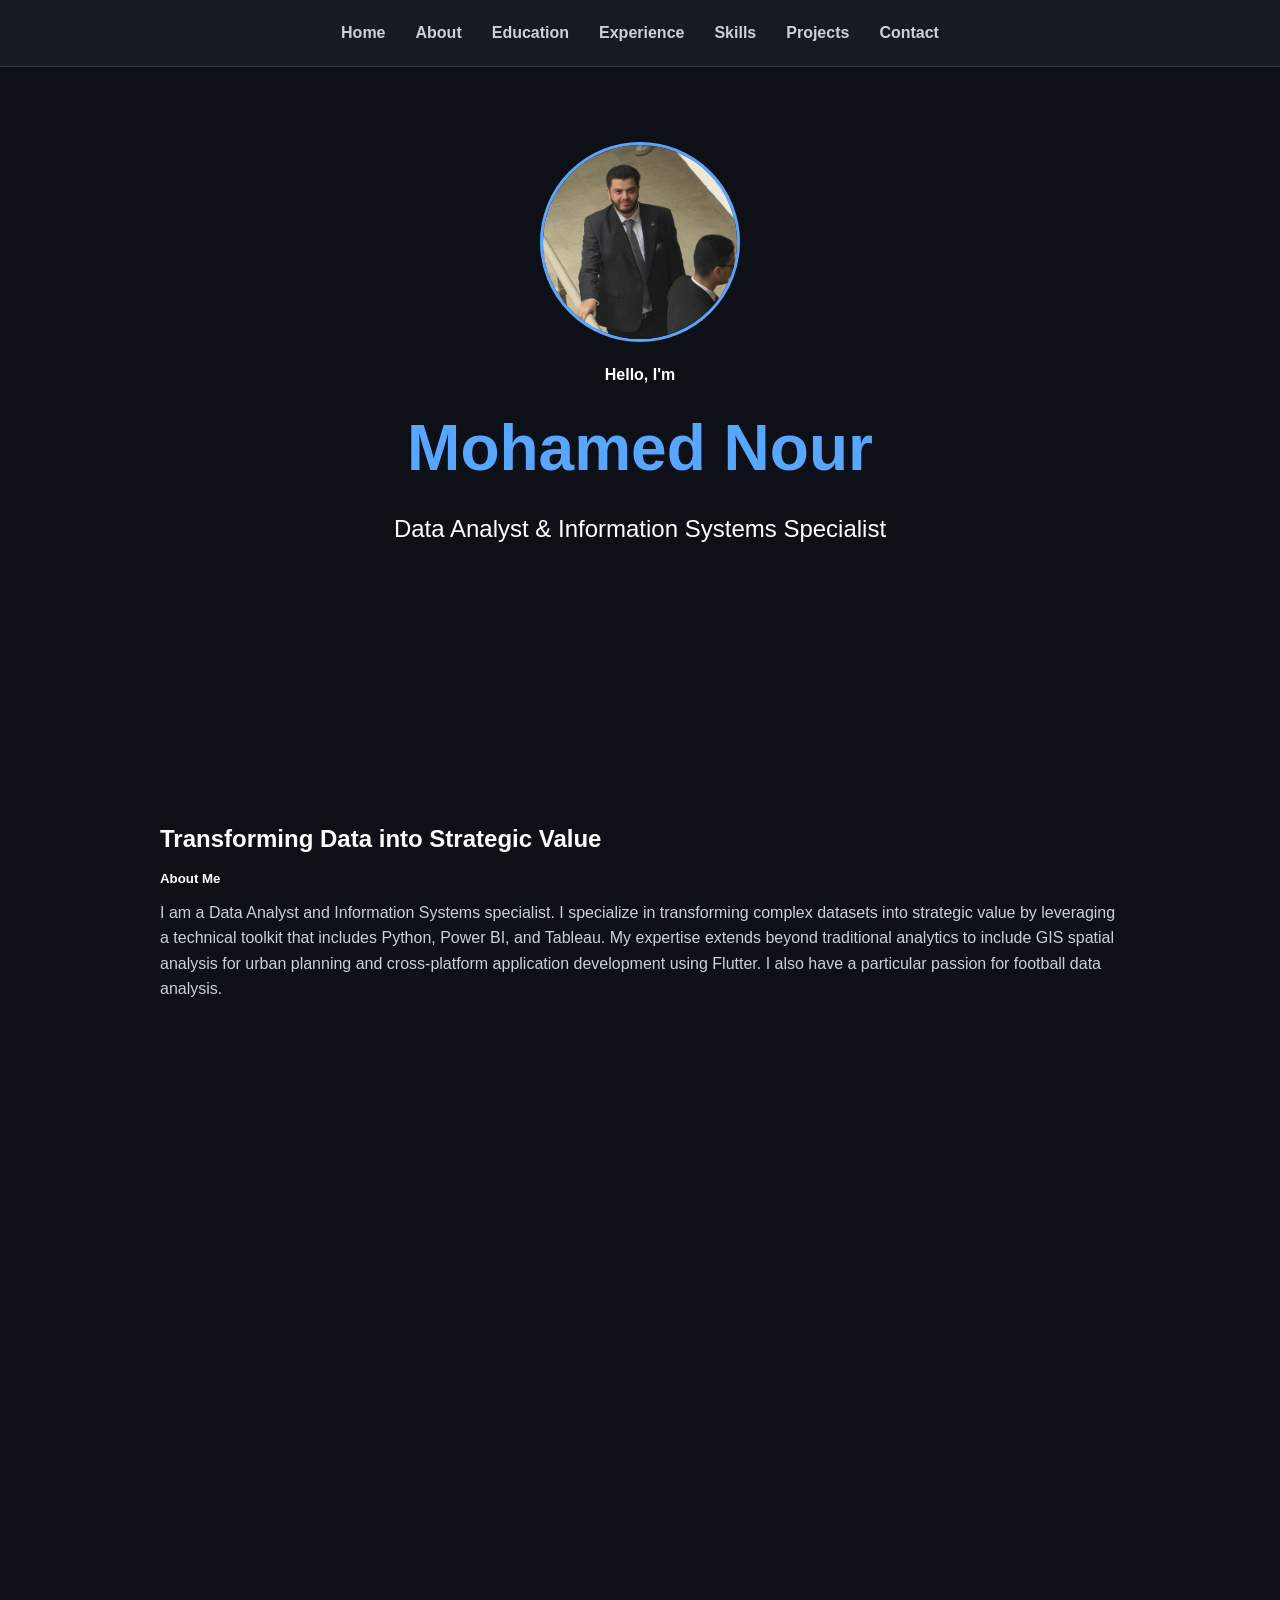
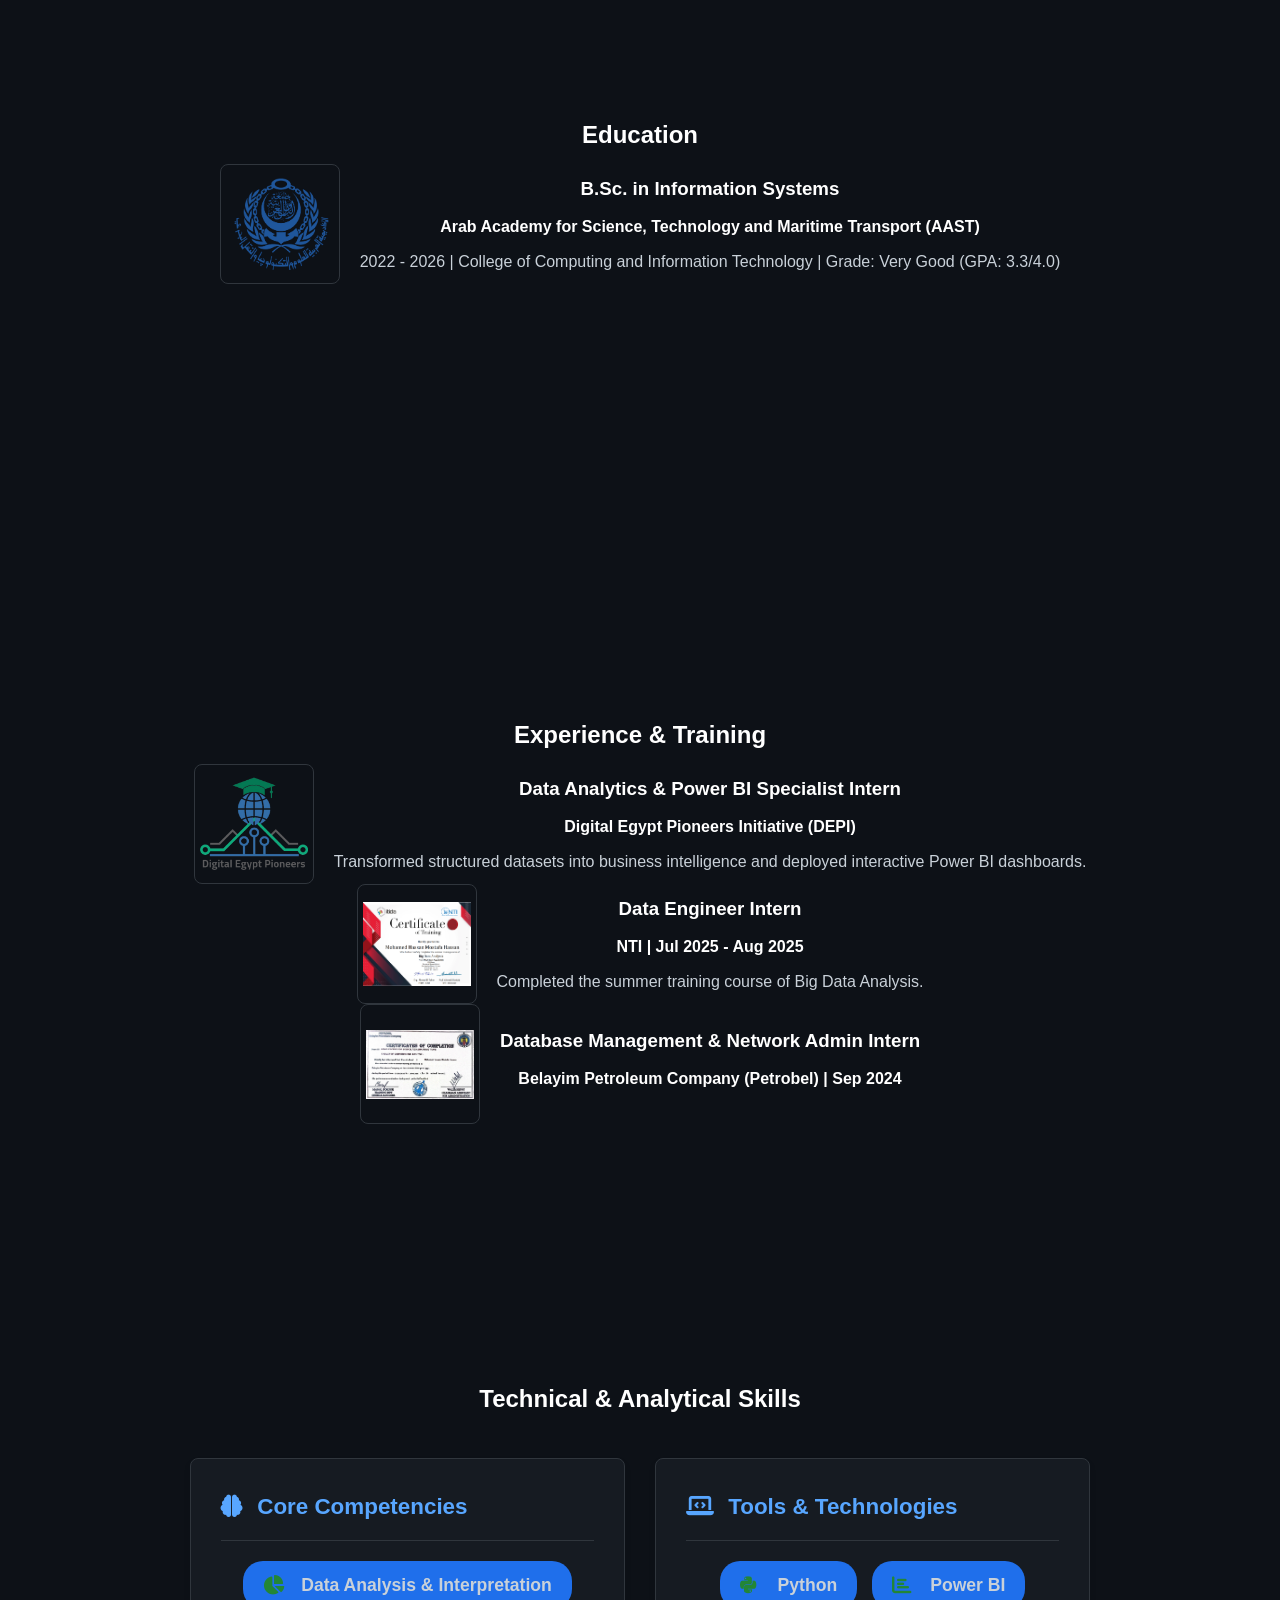
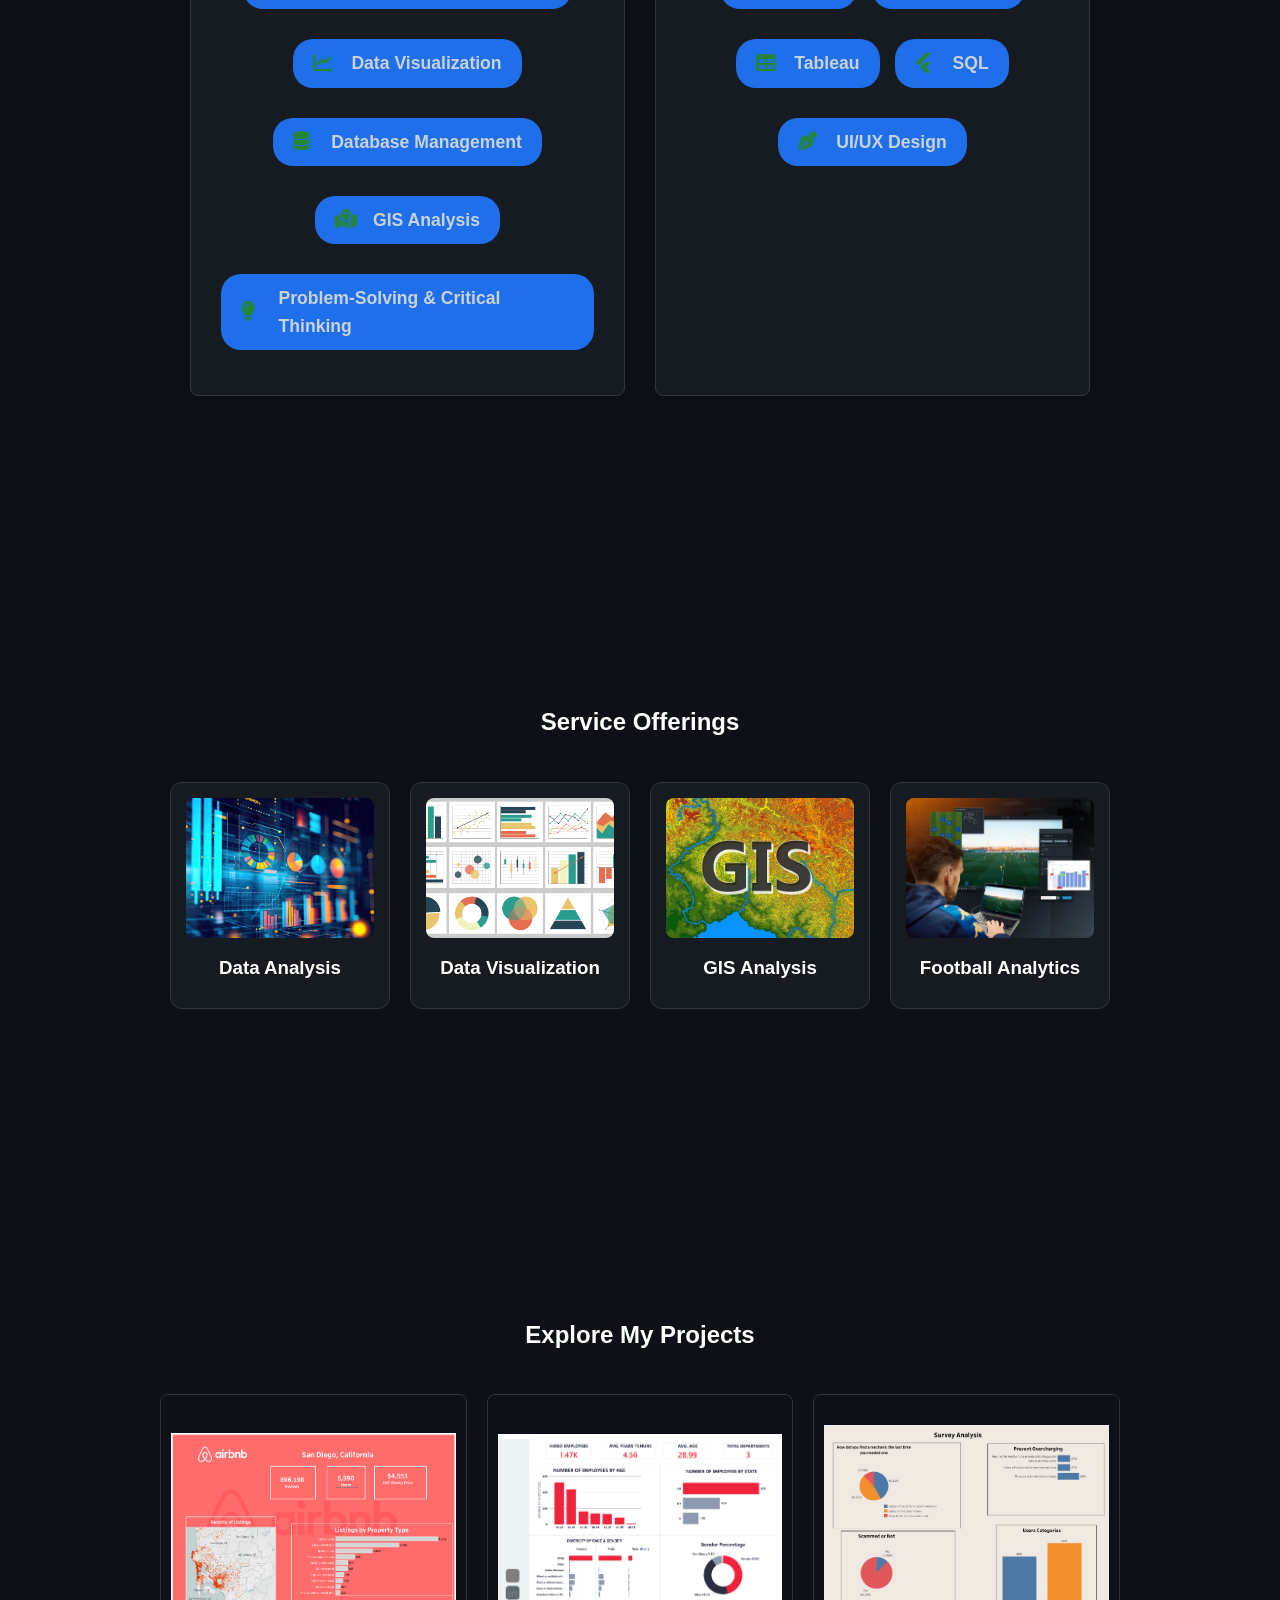
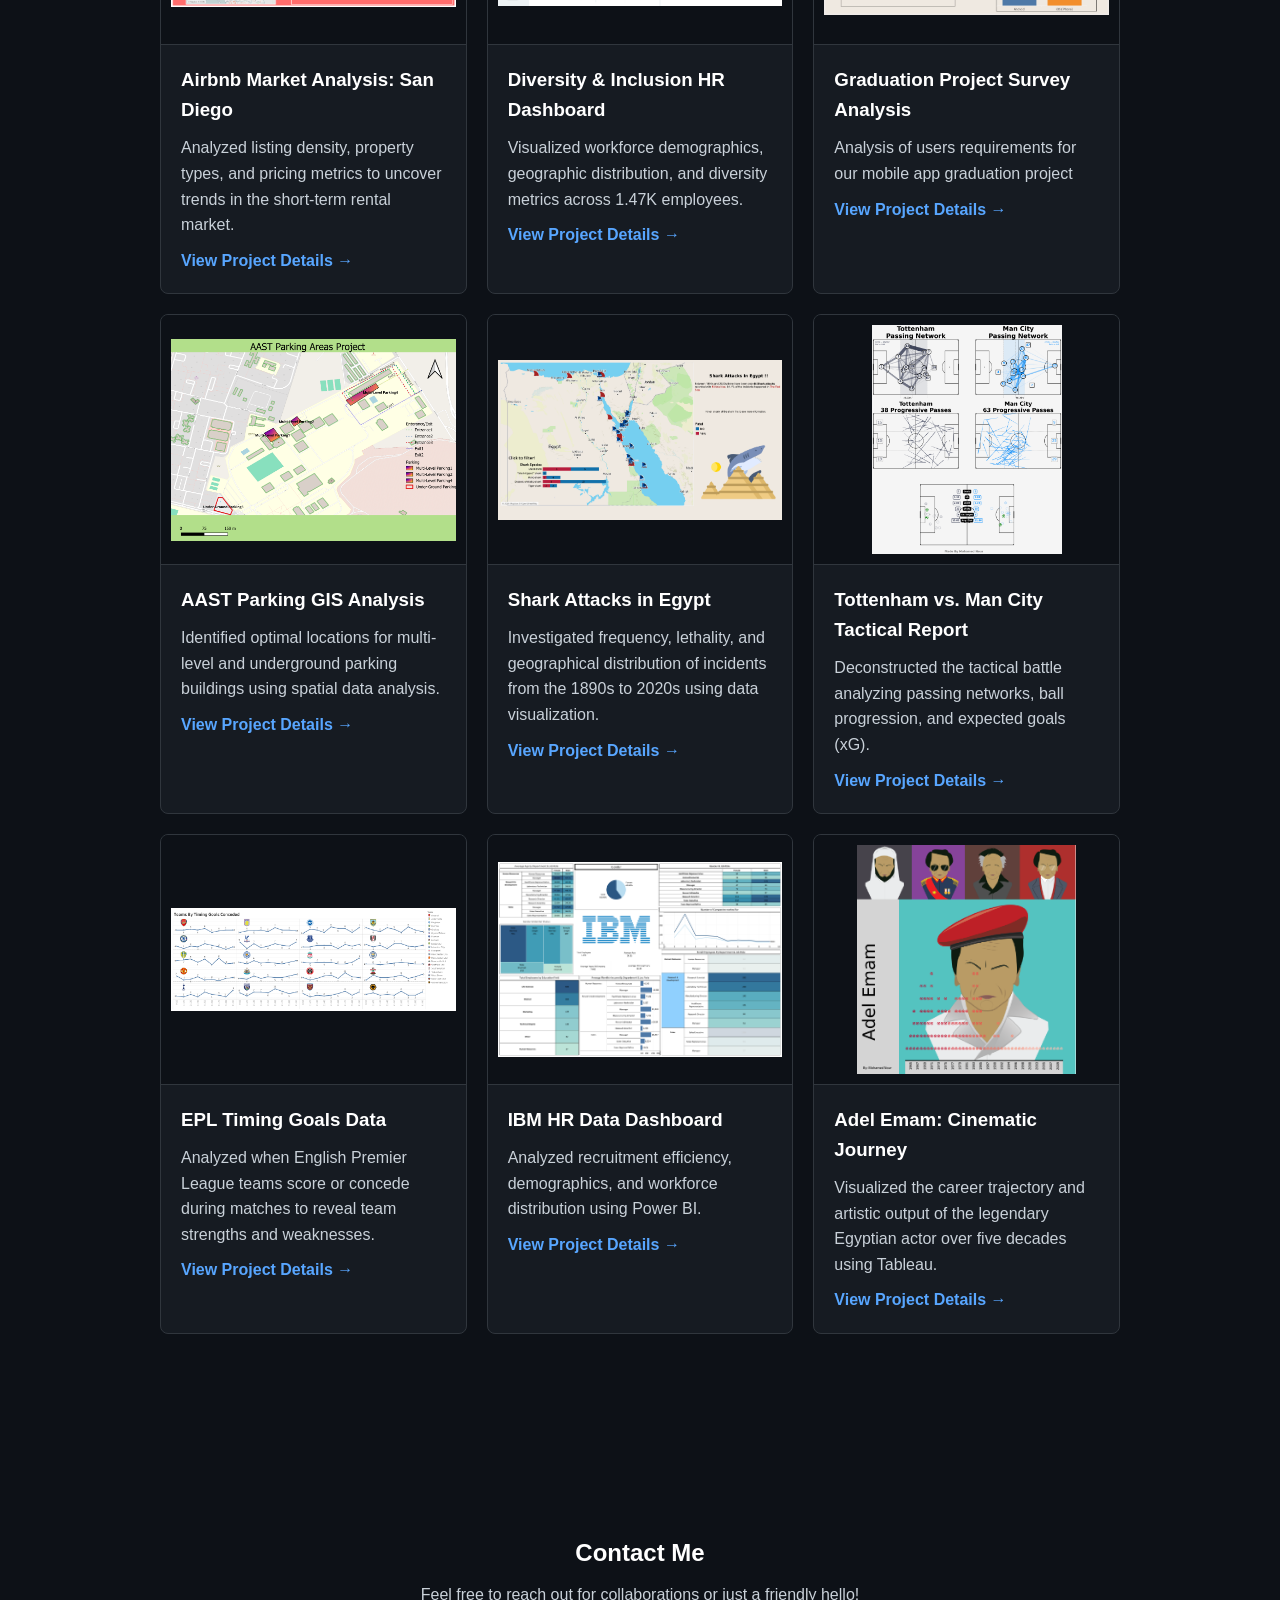
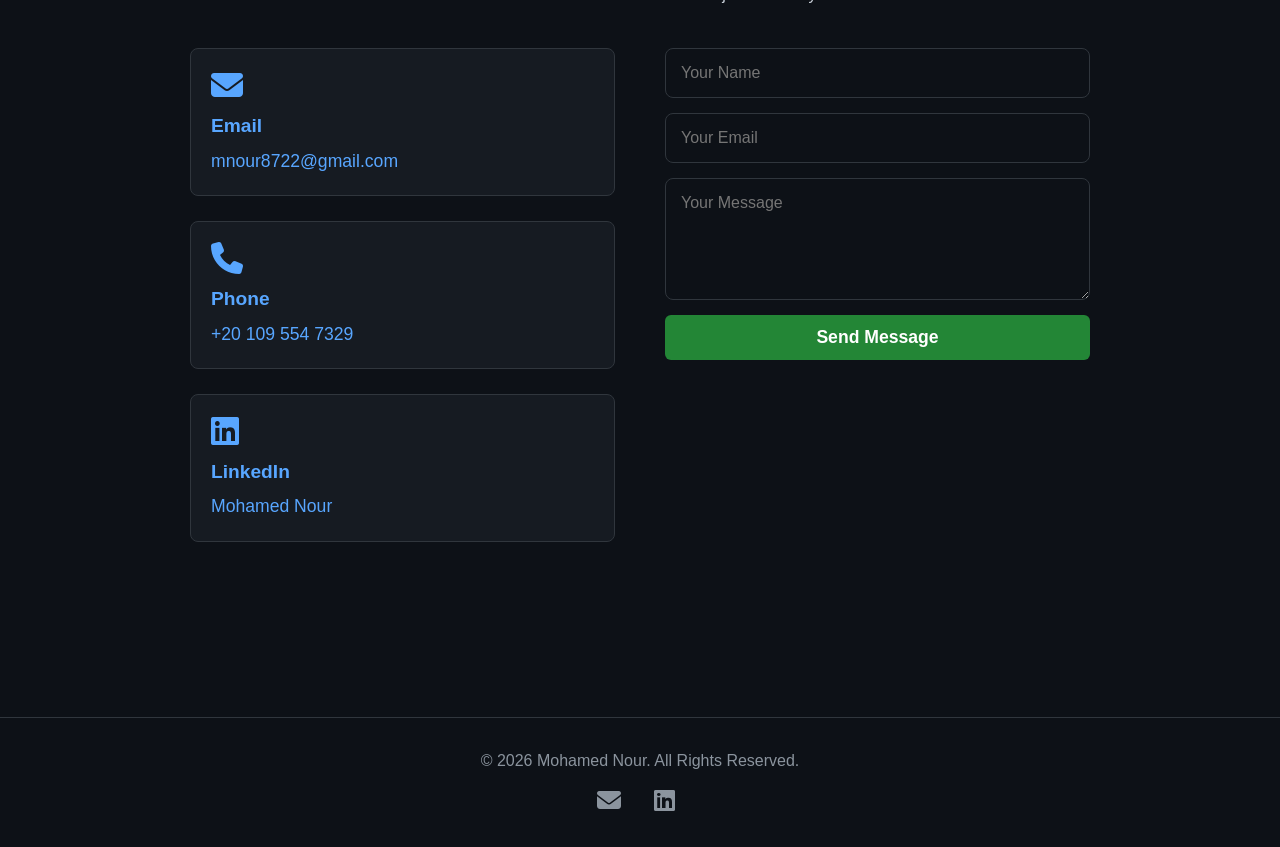
<file: index.html>
<section id="home">
        <img src="img/4.jpeg" alt="Mohamed Nour" class="profile-img">
        
        <h4>Hello, I'm</h4>
        <h1>Mohamed Nour</h1>
        <h2>Data Analyst & Information Systems Specialist</h2>
        <div class="buttons">
             
        </div>
    </section>
<!DOCTYPE html>
<html lang="en">
 
   <head>
    <meta charset="UTF-8">
    <meta name="viewport" content="width=device-width, initial-scale=1.0">
    <title>Mohamed Nour | Data Analyst Portfolio</title>
    <link rel="stylesheet" href="style.css">
    <!-- Add this Font Awesome Link -->
    <link rel="stylesheet" href="https://cdnjs.cloudflare.com/ajax/libs/font-awesome/6.4.0/css/all.min.css">
</head>
<body>

    <header>
        <nav>
            <ul>
                <li><a href="#home">Home</a></li>
                <li><a href="#about">About</a></li>
                <li><a href="#education">Education</a></li>
                <li><a href="#experience">Experience</a></li>
                <li><a href="#skills">Skills</a></li>
                <li><a href="#projects">Projects</a></li>
                <li><a href="#contact">Contact</a></li>
            </ul>
        </nav>
    </header>

   

    <section id="about">
        <div class="about-container">
           
            </div>
            
            <div class="about-text">
<h2>Transforming Data into Strategic Value</h2>
                <h5>About Me</h5>
                
                <p>I am a Data Analyst and Information Systems specialist. I specialize in transforming complex datasets into strategic value by leveraging a technical toolkit that includes Python, Power BI, and Tableau. My expertise extends beyond traditional analytics to include GIS spatial analysis for urban planning and cross-platform application development using Flutter. I also have a particular passion for football data analysis.</p>
            </div>
        </div>
    </section>

<section id="education">
        <h2>Education</h2>
        <div class="card flex-card">
            <img src="img/aast.png" alt="AAST Logo" class="card-icon">
            <div class="card-text">
                <h3>B.Sc. in Information Systems</h3>
                <h4>Arab Academy for Science, Technology and Maritime Transport (AAST)</h4>
                <p>2022 - 2026 | College of Computing and Information Technology | Grade: Very Good (GPA: 3.3/4.0)</p>
            </div>
        </div>
    </section>

    <section id="experience">
        <h2>Experience & Training</h2>
        
        <div class="card flex-card">
            <img src="img/depi.png" alt="DEPI" class="card-icon">
            <div class="card-text">
                <h3>Data Analytics & Power BI Specialist Intern</h3>
                <h4>Digital Egypt Pioneers Initiative (DEPI)</h4>
                <p>Transformed structured datasets into business intelligence and deployed interactive Power BI dashboards.</p>
            </div>
        </div>

        <div class="card flex-card">
            <img src="img/nti.png" alt="NTI Certificate" class="card-icon">
            <div class="card-text">
                <h3>Data Engineer Intern</h3>
                <h4>NTI | Jul 2025 - Aug 2025</h4>
                <p>Completed the summer training course of Big Data Analysis.</p>
            </div>
        </div>

        

        <div class="card flex-card">
            <img src="img/petrobelCert.png" alt="Petrobel Certificate" class="card-icon">
            <div class="card-text">
                <h3>Database Management & Network Admin Intern</h3>
                <h4>Belayim Petroleum Company (Petrobel) | Sep 2024</h4>
            </div>
        </div>
    </section>

<section id="skills">
        <h2>Technical & Analytical Skills</h2>
        <div class="skills-container">
            
            <!-- Column 1: Core Competencies -->
            <div class="skill-category">
                <h3><i class="fa-solid fa-brain"></i> Core Competencies</h3>
                <ul class="skills-list">
                    <li><i class="fa-solid fa-chart-pie"></i> Data Analysis & Interpretation</li>
                    <li><i class="fa-solid fa-chart-line"></i> Data Visualization</li>
                    <li><i class="fa-solid fa-database"></i> Database Management</li>
                    <li><i class="fa-solid fa-map-location-dot"></i> GIS Analysis</li>
                    <li><i class="fa-solid fa-lightbulb"></i> Problem-Solving & Critical Thinking</li>
                </ul>
            </div>

            <!-- Column 2: Tools & Technologies -->
            <div class="skill-category">
                <h3><i class="fa-solid fa-laptop-code"></i> Tools & Technologies</h3>
                <ul class="skills-list">
                    <li><i class="fa-brands fa-python"></i> Python</li>
                    <li><i class="fa-solid fa-chart-bar"></i> Power BI</li>
                    <li><i class="fa-solid fa-table"></i> Tableau</li>
                    <li><i class="fa-brands fa-flutter"></i> SQL</li>
                    <li><i class="fa-solid fa-pen-nib"></i> UI/UX Design</li>
                </ul>
            </div>

        </div>
    </section>
        
<section id="services">
        <h2>Service Offerings</h2>
        <div class="service-grid">
            <div class="service-card">
                <img src="img/data.jpg" alt="Data Analysis">
                <h3>Data Analysis</h3>
            </div>
            <div class="service-card">
                <img src="img/dv.png" alt="Data Visualization">
                <h3>Data Visualization</h3>
            </div>
            <div class="service-card">
                <img src="img/GIS.jpg" alt="GIS Analysis">
                <h3>GIS Analysis</h3>
            </div>
            <div class="service-card">
                <img src="img/fa.jpg" alt="Football Analytics">
                <h3>Football Analytics</h3>
            </div>
        </div>
    </section>
  <section id="projects">
        <h2>Explore My Projects</h2>
        
        <div class="project-grid">
                <div class="project-card">
                <a href="airbnb.html" style="text-decoration: none; color: inherit;">
                    <img src="img/airbnb.png" alt="Airbnb Market Analysis" class="project-img">
                    <div class="project-content">
                        <h3>Airbnb Market Analysis: San Diego</h3>
                        <p>Analyzed listing density, property types, and pricing metrics to uncover trends in the short-term rental market.</p>
                        <p style="color: #58a6ff; font-weight: bold; margin-top: 10px;">View Project Details →</p>
                    </div>
                </a>
            </div>
         <div class="project-card">
                <a href="hr.html" style="text-decoration: none; color: inherit;">
                    <img src="img/HR.png" alt="Diversity HR Dashboard" class="project-img">
                    <div class="project-content">
                        <h3>Diversity & Inclusion HR Dashboard</h3>
                        <p>Visualized workforce demographics, geographic distribution, and diversity metrics across 1.47K employees.</p>
                        <p style="color: #58a6ff; font-weight: bold; margin-top: 10px;">View Project Details →</p>
                    </div>
                </a>
            </div>
            
                <div class="project-card">
                <a href="survey.html" style="text-decoration: none; color: inherit;">
                    <img src="img/Survey.png" alt="Survey Analysis" class="project-img">
                    <div class="project-content">
                        <h3>Graduation Project Survey Analysis</h3>
                        <p>Analysis of users requirements for our mobile app graduation project</p>
                        <p style="color: #58a6ff; font-weight: bold; margin-top: 10px;">View Project Details →</p>
                    </div>
                </a>   
                </div>
          <div class="project-card">
                <a href="gis.html" style="text-decoration: none; color: inherit;">
                    <img src="img/3.png" alt="AAST Parking GIS" class="project-img">
                    <div class="project-content">
                        <h3>AAST Parking GIS Analysis</h3>
                        <p>Identified optimal locations for multi-level and underground parking buildings using spatial data analysis.</p>
                        <p style="color: #58a6ff; font-weight: bold; margin-top: 10px;">View Project Details →</p>
                    </div>
                </a>
            </div>

            <div class="project-card">
                <a href="shark.html" style="text-decoration: none; color: inherit;">
                    <img src="img/SharksAttacks.png" alt="Shark Attacks in Egypt" class="project-img">
                    <div class="project-content">
                        <h3>Shark Attacks in Egypt</h3>
                        <p>Investigated frequency, lethality, and geographical distribution of incidents from the 1890s to 2020s using data visualization.</p>
                        <p style="color: #58a6ff; font-weight: bold; margin-top: 10px;">View Project Details →</p>
                    </div>
                </a>
            </div>

           <div class="project-card">
                <a href="spurs.html" style="text-decoration: none; color: inherit;">
                    <img src="img/City_Spurs_report.png" alt="Tottenham vs Man City" class="project-img">
                    <div class="project-content">
                        <h3>Tottenham vs. Man City Tactical Report</h3>
                        <p>Deconstructed the tactical battle analyzing passing networks, ball progression, and expected goals (xG).</p>
                        <p style="color: #58a6ff; font-weight: bold; margin-top: 10px;">View Project Details →</p>
                    </div>
                </a>
            </div>

           <div class="project-card">
                <a href="epl.html" style="text-decoration: none; color: inherit;">
                    <img src="img/Teams By Timing Goals Conceded Dashboard.png" alt="EPL Timing Goals" class="project-img">
                    <div class="project-content">
                        <h3>EPL Timing Goals Data</h3>
                        <p>Analyzed when English Premier League teams score or concede during matches to reveal team strengths and weaknesses.</p>
                        <p style="color: #58a6ff; font-weight: bold; margin-top: 10px;">View Project Details →</p>
                    </div>
                </a>
            </div>

            <div class="project-card">
                <a href="ibm.html" style="text-decoration: none; color: inherit;">
                    <img src="img/Dashboard 1.png" alt="IBM HR Dashboard" class="project-img">
                    <div class="project-content">
                        <h3>IBM HR Data Dashboard</h3>
                        <p>Analyzed recruitment efficiency, demographics, and workforce distribution using Power BI.</p>
                        <p style="color: #58a6ff; font-weight: bold; margin-top: 10px;">View Project Details →</p>
                    </div>
                </a>
            </div>

            <div class="project-card">
                <a href="adel.html" style="text-decoration: none; color: inherit;">
                    <img src="img/adel.png" alt="Adel Emam Journey" class="project-img">
                    <div class="project-content">
                        <h3>Adel Emam: Cinematic Journey</h3>
                        <p>Visualized the career trajectory and artistic output of the legendary Egyptian actor over five decades using Tableau.</p>
                        <p style="color: #58a6ff; font-weight: bold; margin-top: 10px;">View Project Details →</p>
                    </div>
                </a>    
            </div>

            </div>
        </div> </section> <section id="contact">
        <h2>Contact Me</h2>
        <p>Feel free to reach out for collaborations or just a friendly hello!</p>
        
        <div class="contact-container">
         <div class="contact-info">
                <div class="contact-item">
                    <i class="fa-solid fa-envelope contact-icon"></i>
                    <h3>Email</h3>
                    <p><a href="mailto:mnour8722@gmail.com">mnour8722@gmail.com</a></p>
                </div>
                <div class="contact-item">
                    <i class="fa-solid fa-phone contact-icon"></i>
                    <h3>Phone</h3>
                    <p><a href="tel:+201095547329">+20 109 554 7329</a></p>
                </div>
                <div class="contact-item">
                    <i class="fa-brands fa-linkedin contact-icon"></i>
                    <h3>LinkedIn</h3>
                    <p><a href="https://linkedin.com/in/mohamed-nour18/" target="_blank">Mohamed Nour</a></p>
                </div>
            </div>

            <form action="https://formspree.io/f/xjgakarn" method="POST" class="contact-form">
                <input type="text" name="name" placeholder="Your Name" required>
                <input type="email" name="email" placeholder="Your Email" required>
                <textarea name="message" placeholder="Your Message" rows="5" required></textarea>
                <button type="submit" class="btn">Send Message</button>
            </form>
        </div>
    </section>

        </div> </section>


        <footer>
        <div class="footer-content">
            <p>&copy; 2026 Mohamed Nour. All Rights Reserved.</p>
            <div class="footer-socials">
                <a href="mailto:mnour8722@gmail.com"><i class="fa-solid fa-envelope"></i></a>
                <a href="https://linkedin.com/in/mohamed-nour18/" target="_blank"><i class="fa-brands fa-linkedin"></i></a>
                 
            </div>
        </div>
    </footer>
</file>
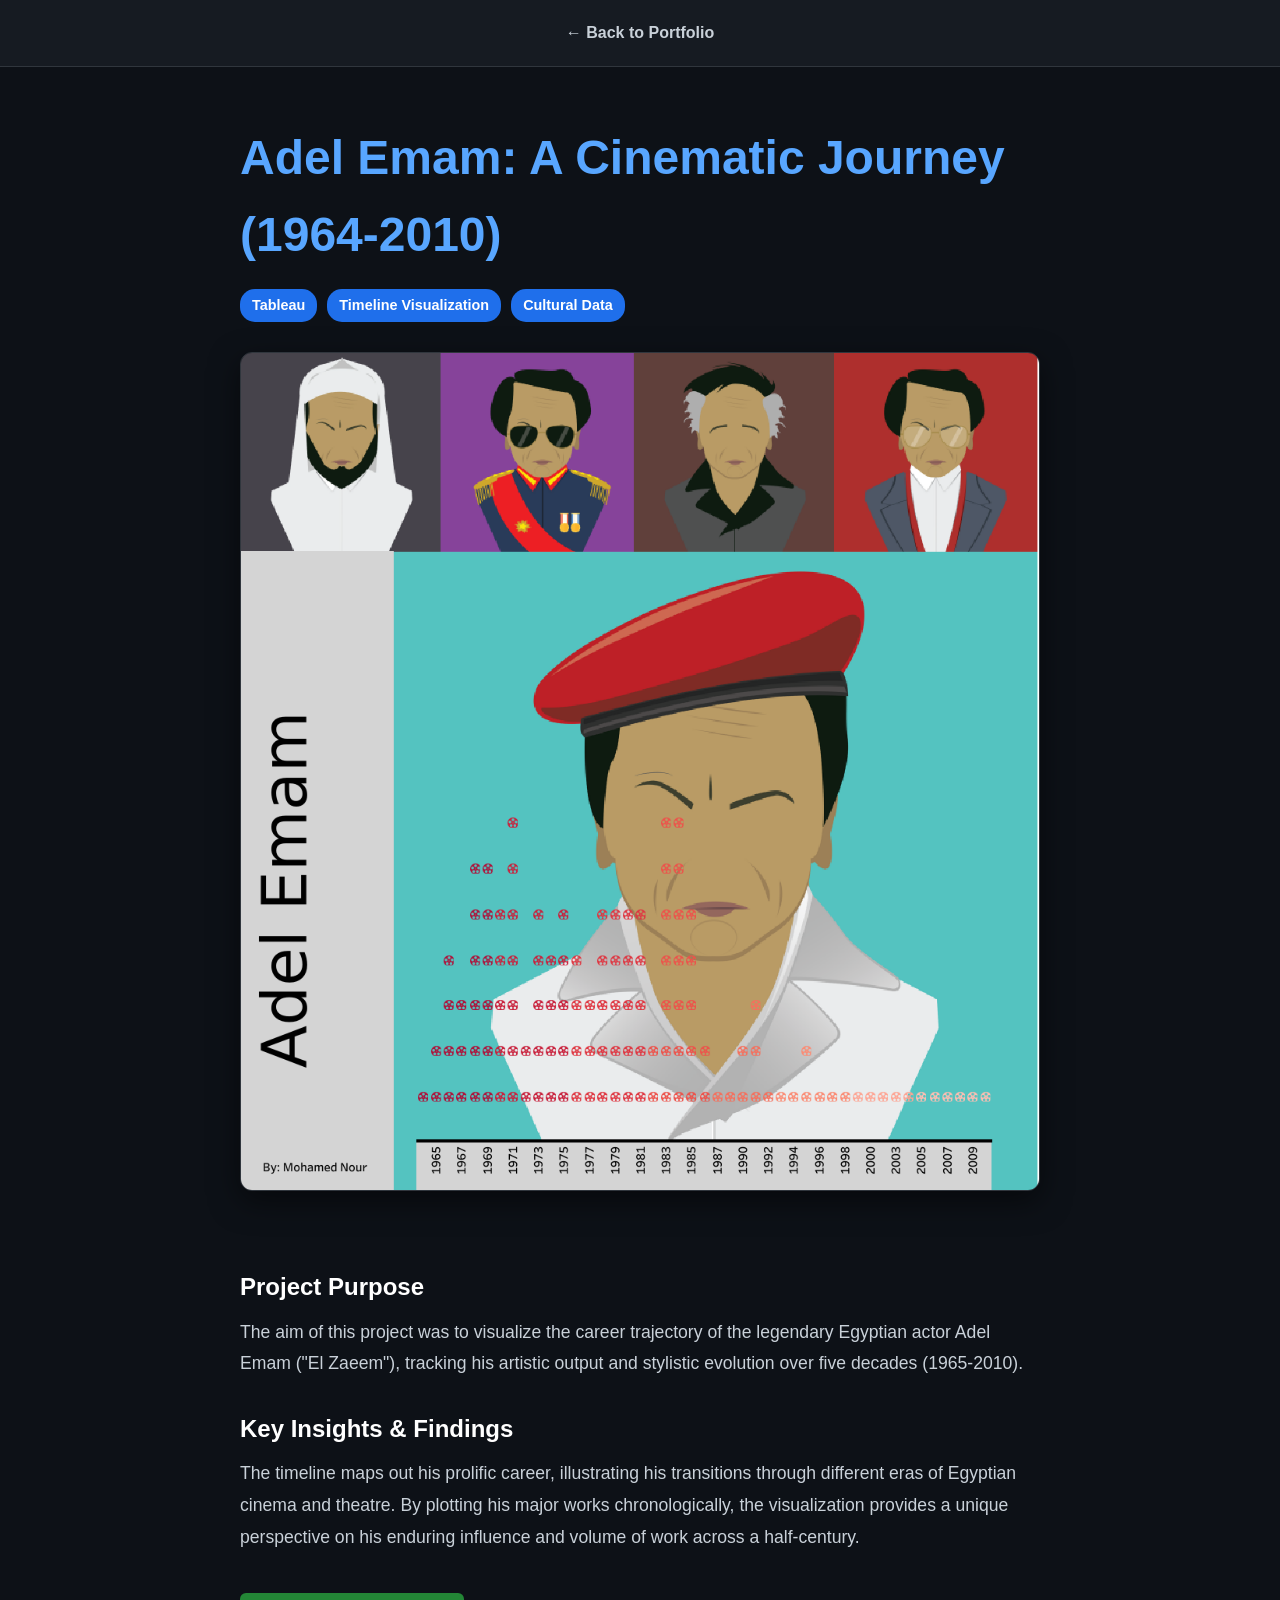
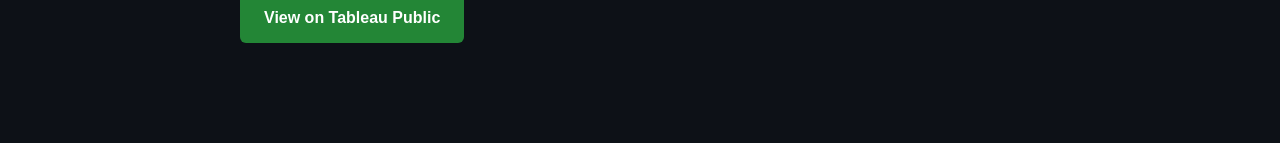
<file: adel.html>
<!DOCTYPE html>
<html lang="en">
<head>
    <meta charset="UTF-8">
    <meta name="viewport" content="width=device-width, initial-scale=1.0">
    <title>Adel Emam: Cinematic Journey | Mohamednour</title>
    <link rel="stylesheet" href="style.css">
</head>
<body>

    <header>
        <nav>
            <ul>
                <li><a href="index.html#projects">← Back to Portfolio</a></li>
            </ul>
        </nav>
    </header>

    <section class="project-detail-section">
        <div class="detail-container">
            
            <h1 class="detail-title">Adel Emam: A Cinematic Journey (1964-2010)</h1>
            
            <div class="detail-tags">
                <span class="tag">Tableau</span>
                <span class="tag">Timeline Visualization</span>
                <span class="tag">Cultural Data</span>
            </div>

            <img src="img/adel.png" alt="Adel Emam Cinematic Journey" class="detail-main-img">

            <div class="detail-description">
                <h2>Project Purpose</h2>
                <p>The aim of this project was to visualize the career trajectory of the legendary Egyptian actor Adel Emam ("El Zaeem"), tracking his artistic output and stylistic evolution over five decades (1965-2010).</p>
                
                <h2>Key Insights & Findings</h2>
                <p>The timeline maps out his prolific career, illustrating his transitions through different eras of Egyptian cinema and theatre. By plotting his major works chronologically, the visualization provides a unique perspective on his enduring influence and volume of work across a half-century.</p>
            </div>

            <div class="detail-links">
                <a href="https://public.tableau.com/app/profile/mohamed.nour1760/viz/AdelEmamACinematicJourney19642020/Dashboard1" class="btn">View on Tableau Public</a>
                 
            </div>

        </div>
    </section>

</body>
</html>
</file>
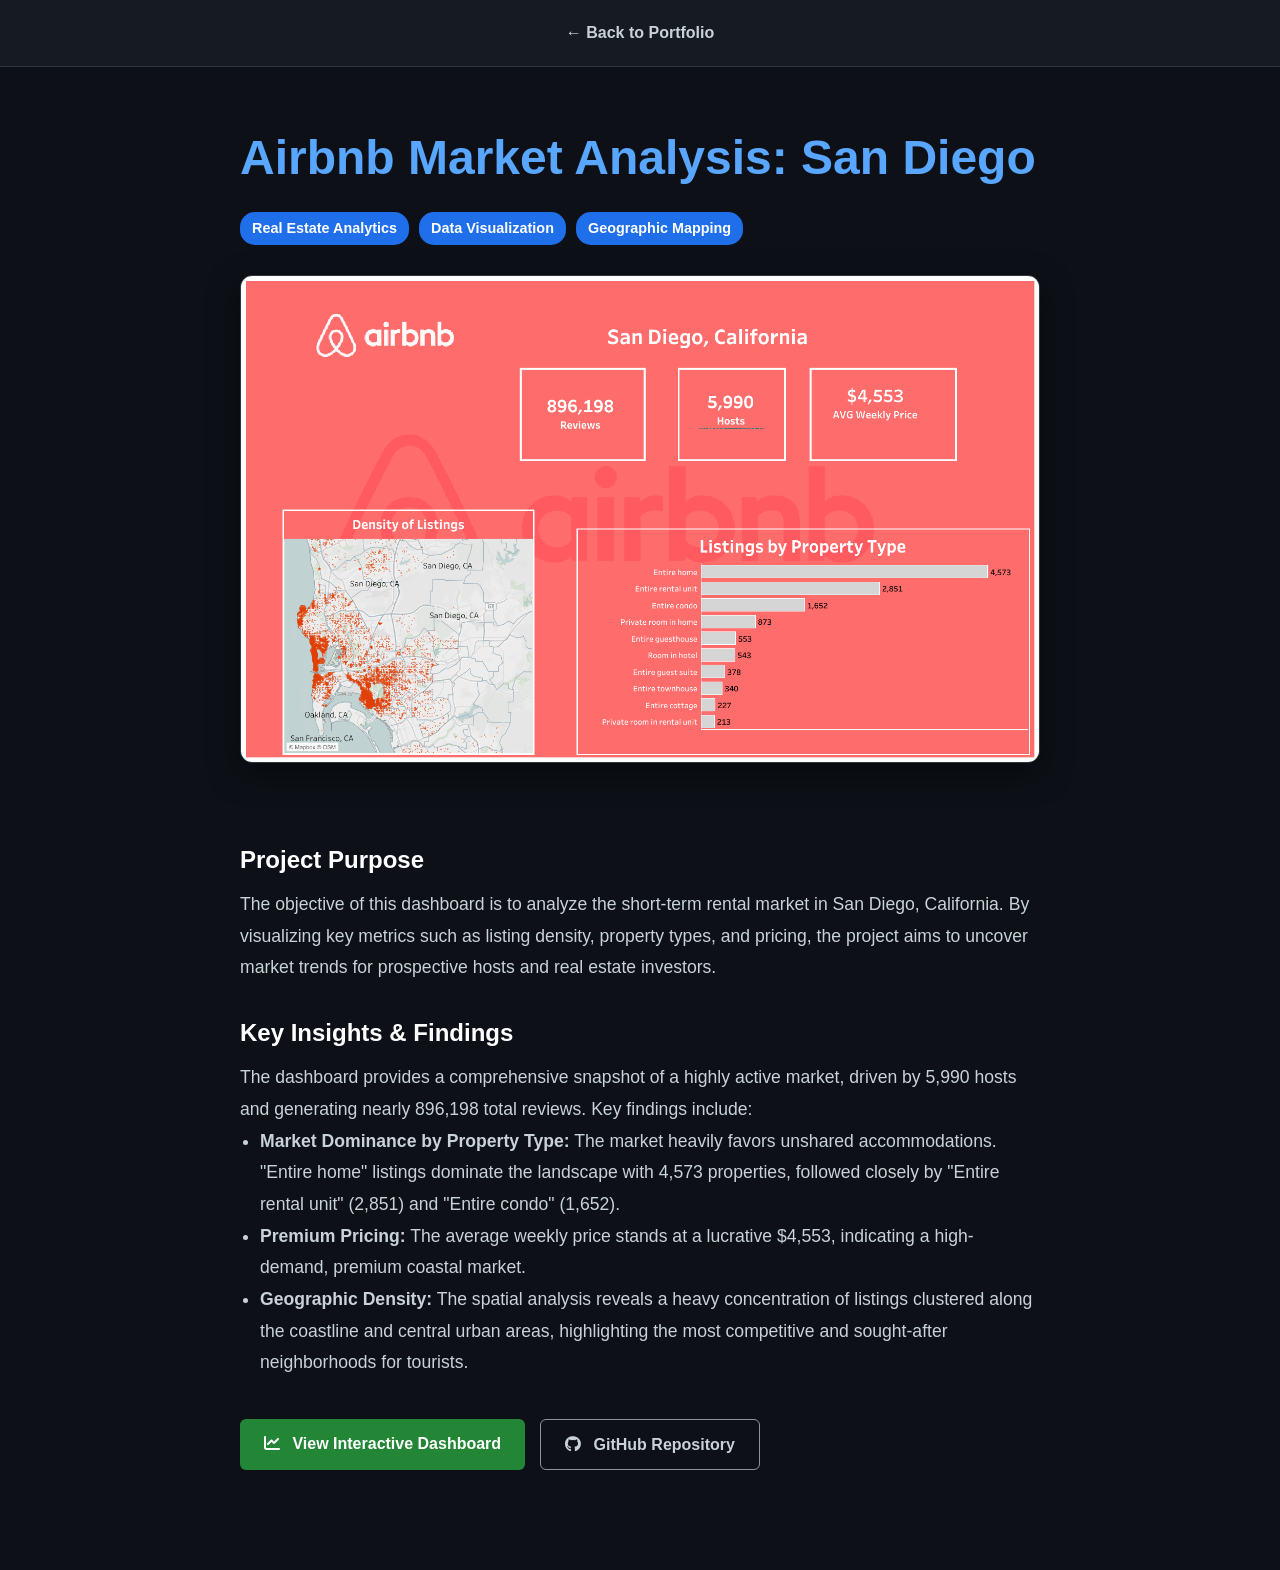
<file: airbnb.html>
<!DOCTYPE html>
<html lang="en">
<head>
    <meta charset="UTF-8">
    <meta name="viewport" content="width=device-width, initial-scale=1.0">
    <title>Airbnb Market Analysis Dashboard | Mohamed Nour</title>
    <link rel="stylesheet" href="style.css">
    <link rel="stylesheet" href="https://cdnjs.cloudflare.com/ajax/libs/font-awesome/6.4.0/css/all.min.css">
</head>
<body>

    <header>
        <nav>
            <ul>
                <li><a href="index.html#projects">← Back to Portfolio</a></li>
            </ul>
        </nav>
    </header>

    <section class="project-detail-section">
        <div class="detail-container">
            
            <h1 class="detail-title">Airbnb Market Analysis: San Diego</h1>
            
            <div class="detail-tags">
                <span class="tag">Real Estate Analytics</span>
                <span class="tag">Data Visualization</span>
                <span class="tag">Geographic Mapping</span>
            </div>

            <img src="img/airbnb.png" alt="Airbnb San Diego Dashboard" class="detail-main-img">

            <div class="detail-description">
                <h2>Project Purpose</h2>
                <p>The objective of this dashboard is to analyze the short-term rental market in San Diego, California. By visualizing key metrics such as listing density, property types, and pricing, the project aims to uncover market trends for prospective hosts and real estate investors.</p>
                
                <h2>Key Insights & Findings</h2>
                <p>The dashboard provides a comprehensive snapshot of a highly active market, driven by 5,990 hosts and generating nearly 896,198 total reviews. Key findings include:</p>
                
                <ul style="color: #c9d1d9; font-size: 1.1rem; line-height: 1.8; margin-left: 20px; margin-bottom: 20px;">
                    <li><strong>Market Dominance by Property Type:</strong> The market heavily favors unshared accommodations. "Entire home" listings dominate the landscape with 4,573 properties, followed closely by "Entire rental unit" (2,851) and "Entire condo" (1,652).</li>
                    <li><strong>Premium Pricing:</strong> The average weekly price stands at a lucrative $4,553, indicating a high-demand, premium coastal market.</li>
                    <li><strong>Geographic Density:</strong> The spatial analysis reveals a heavy concentration of listings clustered along the coastline and central urban areas, highlighting the most competitive and sought-after neighborhoods for tourists.</li>
                </ul>
            </div>

            <div class="detail-links">
                <a href="#" class="btn"><i class="fa-solid fa-chart-line"></i> View Interactive Dashboard</a>
                <a href="#" class="btn btn-outline"><i class="fa-brands fa-github"></i> GitHub Repository</a>
            </div>

        </div>
    </section>

</body>
</html>
</file>
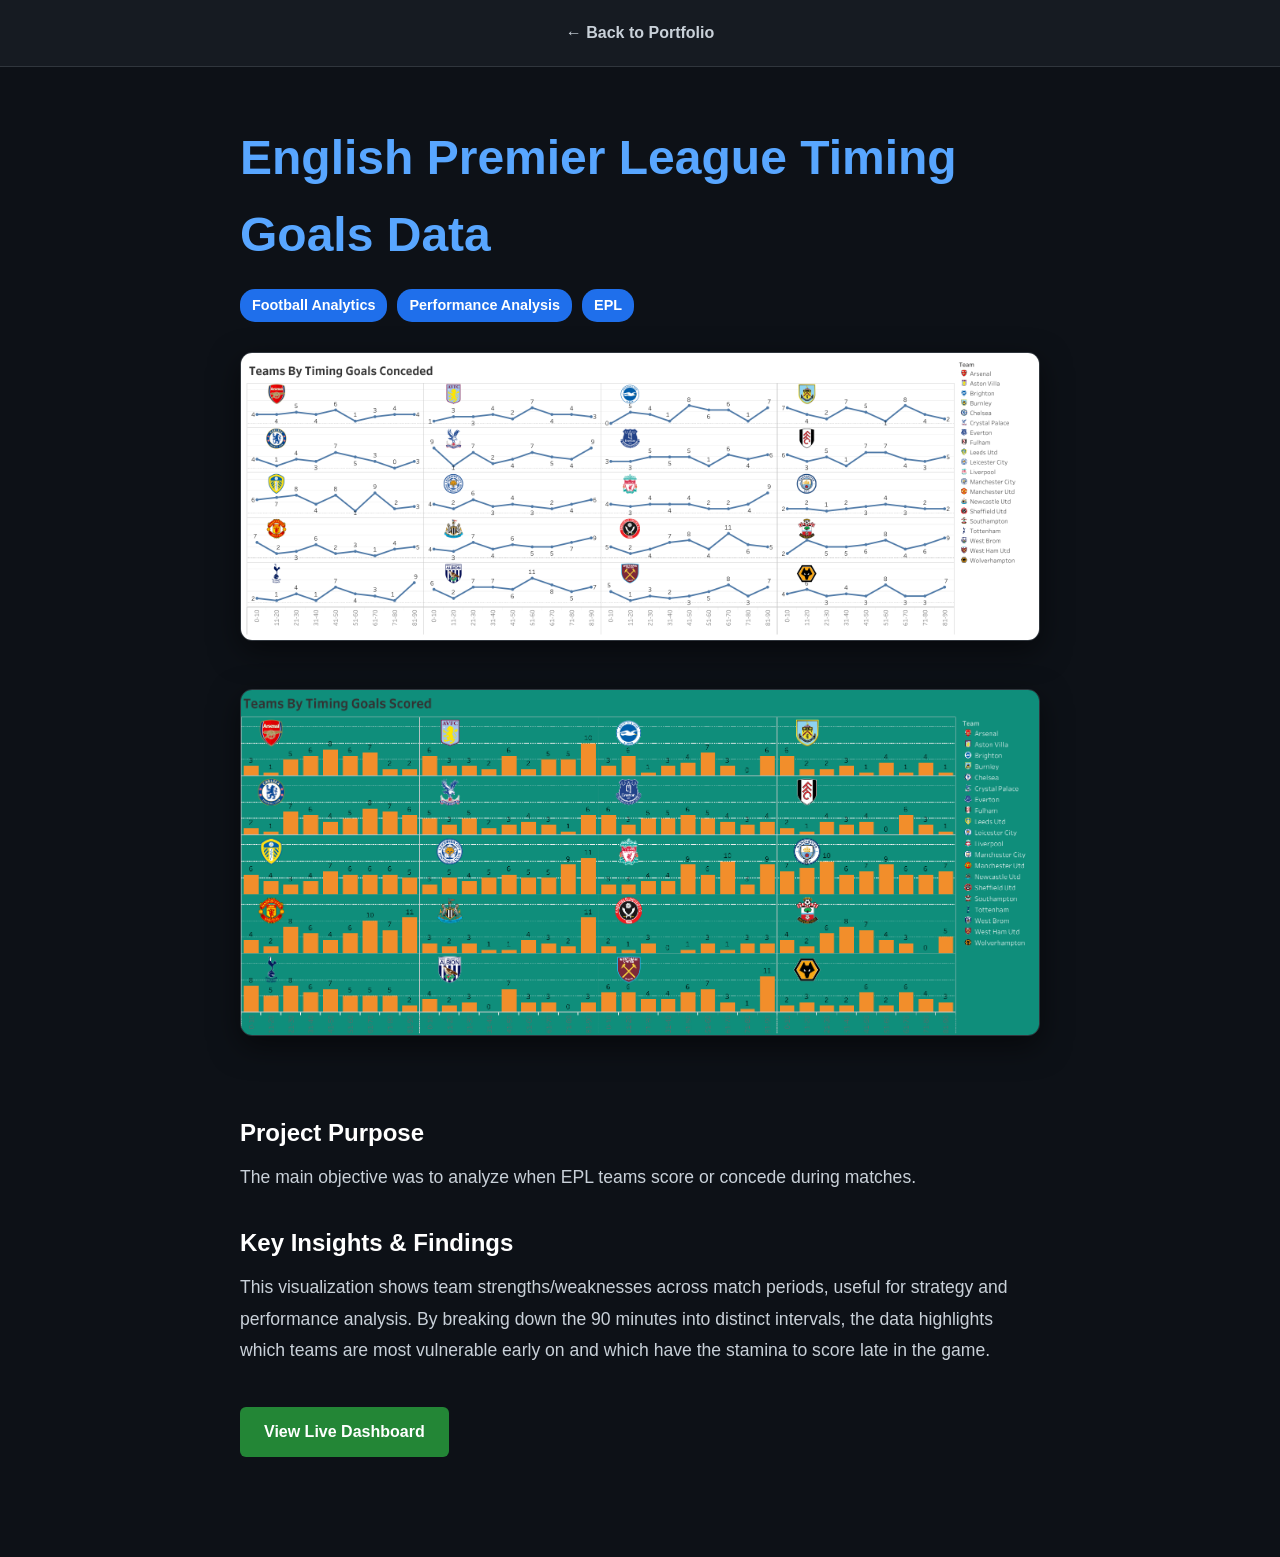
<file: epl.html>
<!DOCTYPE html>
<html lang="en">
<head>
    <meta charset="UTF-8">
    <meta name="viewport" content="width=device-width, initial-scale=1.0">
    <title>English Premier League Timing Goals | Mohamednour</title>
    <link rel="stylesheet" href="style.css">
</head>
<body>

    <header>
        <nav>
            <ul>
                <li><a href="index.html#projects">← Back to Portfolio</a></li>
            </ul>
        </nav>
    </header>

    <section class="project-detail-section">
        <div class="detail-container">
            
            <h1 class="detail-title">English Premier League Timing Goals Data</h1>
            
            <div class="detail-tags">
                <span class="tag">Football Analytics</span>
                <span class="tag">Performance Analysis</span>
                <span class="tag">EPL</span>
            </div>

            <div class="image-row">
                <img src="img/Teams By Timing Goals Conceded Dashboard.png" alt="Goals Conceded" class="detail-main-img half-img">
                <img src="img/Teams By Timing Goals Scored.png" alt="Goals Scored" class="detail-main-img half-img">
            </div>

            <div class="detail-description">
                <h2>Project Purpose</h2>
                <p>The main objective was to analyze when EPL teams score or concede during matches.</p>
                
                <h2>Key Insights & Findings</h2>
                <p>This visualization shows team strengths/weaknesses across match periods, useful for strategy and performance analysis. By breaking down the 90 minutes into distinct intervals, the data highlights which teams are most vulnerable early on and which have the stamina to score late in the game.</p>
            </div>

            <div class="detail-links">
                <a href="https://public.tableau.com/app/profile/mohamed.nour1760/viz/EPLTeamsScoredgoalsDashboard/TeamsByTimingGoalsScoredDashboard" class="btn">View Live Dashboard</a>
                 
            </div>

        </div>
    </section>

</body>
</html>
</file>
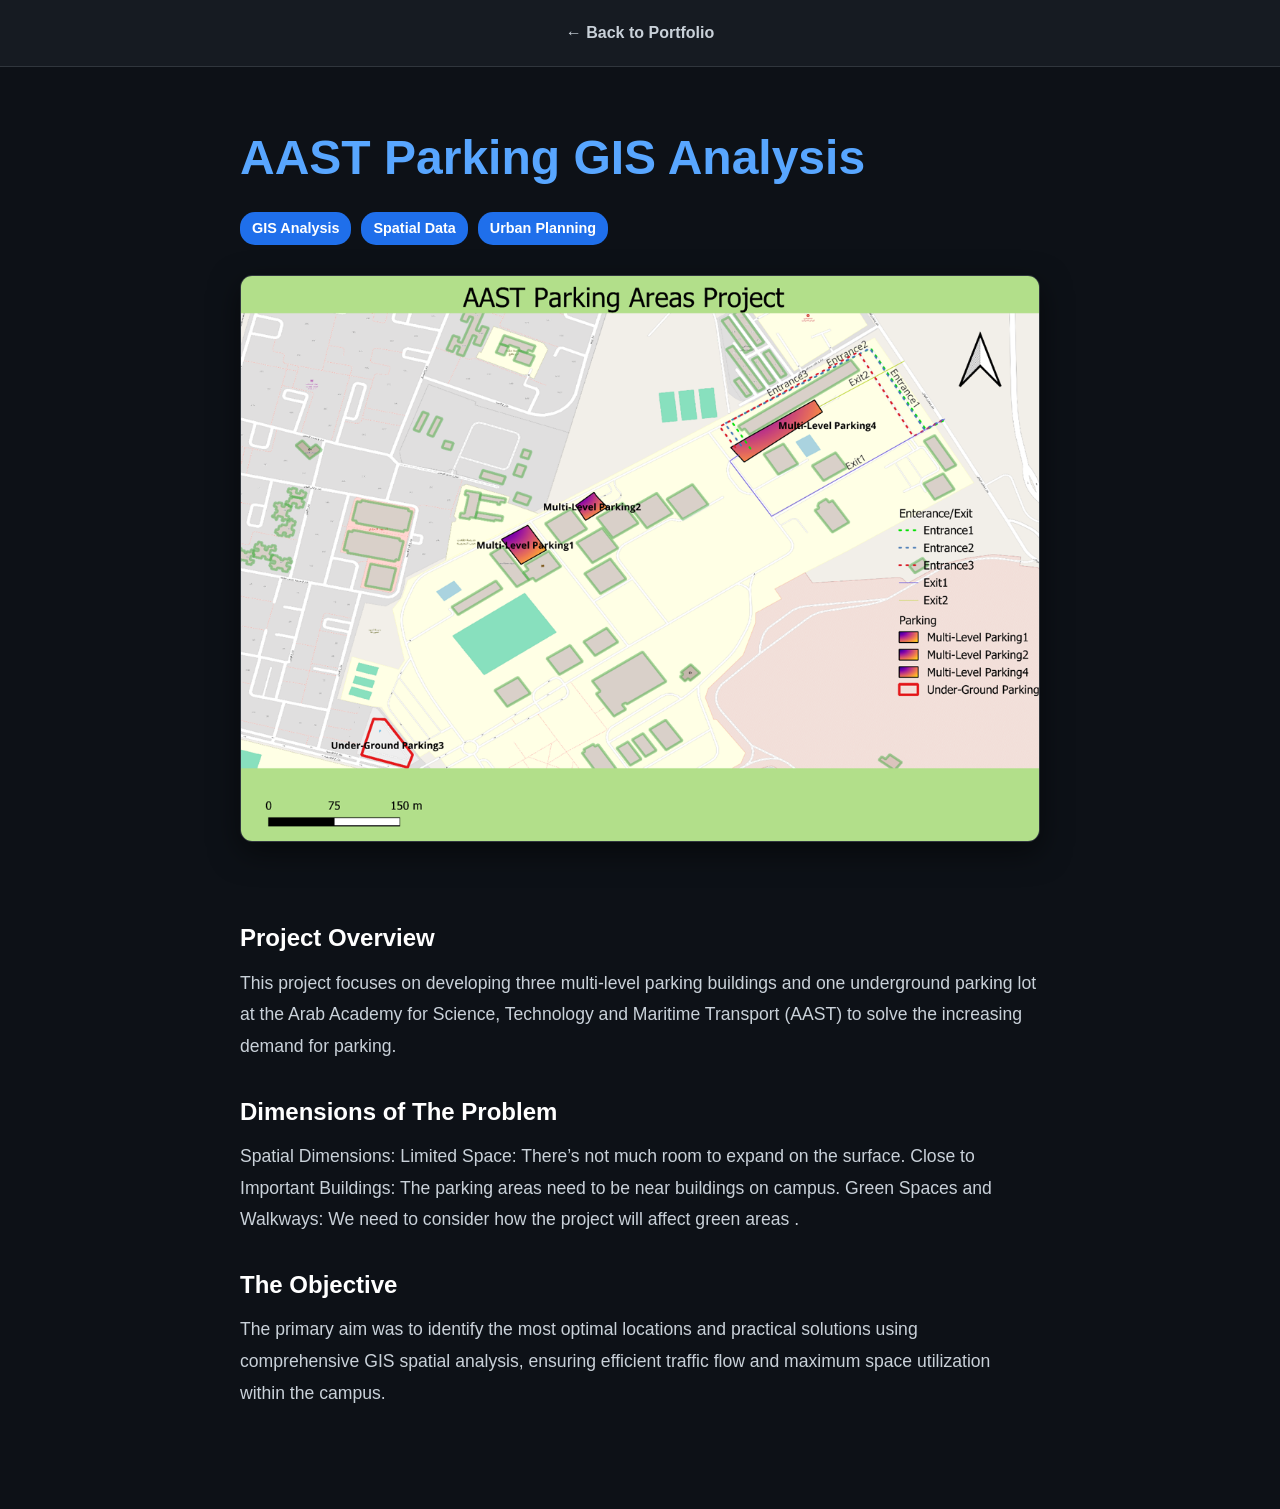
<file: gis.html>
<!DOCTYPE html>
<html lang="en">
<head>
    <meta charset="UTF-8">
    <meta name="viewport" content="width=device-width, initial-scale=1.0">
    <title>AAST Parking GIS Analysis | Mohamednour</title>
    <link rel="stylesheet" href="style.css">
</head>
<body>

    <header>
        <nav>
            <ul>
                <li><a href="index.html#projects">← Back to Portfolio</a></li>
            </ul>
        </nav>
    </header>

    <section class="project-detail-section">
        <div class="detail-container">
            
            <h1 class="detail-title">AAST Parking GIS Analysis</h1>
            
            <div class="detail-tags">
                <span class="tag">GIS Analysis</span>
                <span class="tag">Spatial Data</span>
                <span class="tag">Urban Planning</span>
            </div>

            <img src="img/3.png" alt="AAST Parking Maps" class="detail-main-img">

            <div class="detail-description">
                <h2>Project Overview</h2>
                <p>This project focuses on developing three multi-level parking buildings and one underground parking lot at the Arab Academy for Science, Technology and Maritime Transport (AAST) to solve the increasing demand for parking.</p>
             <h2>Dimensions of The Problem</h2>
   
<p>Spatial Dimensions:
Limited Space: There’s not much room to expand on the surface.
Close to Important Buildings: The parking areas need to be near buildings on campus.
Green Spaces and Walkways: We need to consider how the project will affect green areas .
</p>

                <h2>The Objective</h2>
                <p>The primary aim was to identify the most optimal locations and practical solutions using comprehensive GIS spatial analysis, ensuring efficient traffic flow and maximum space utilization within the campus.</p>
            </div>

          

        </div>
    </section>

</body>
</html>
</file>
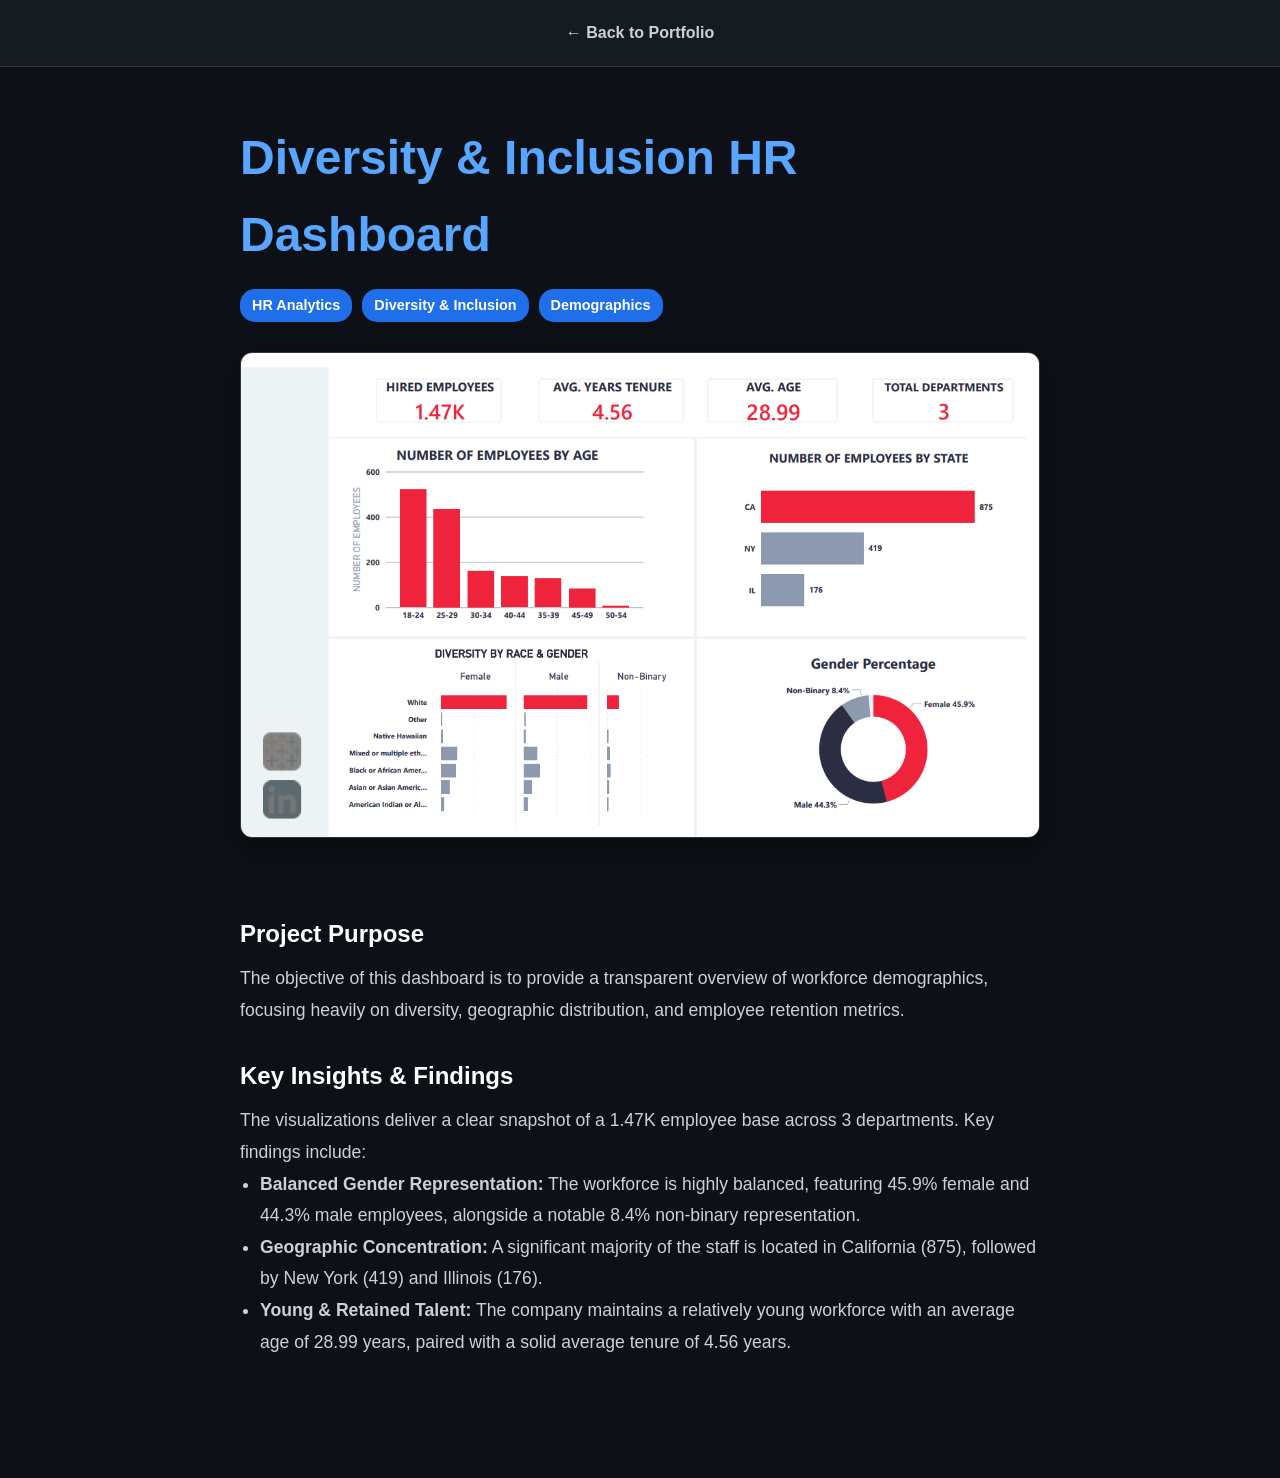
<file: hr.html>
<!DOCTYPE html>
<html lang="en">
<head>
    <meta charset="UTF-8">
    <meta name="viewport" content="width=device-width, initial-scale=1.0">
    <title>Diversity & Inclusion HR Dashboard | Mohamednour</title>
    <link rel="stylesheet" href="style.css">
</head>
<body>

    <header>
        <nav>
            <ul>
                <li><a href="index.html#projects">← Back to Portfolio</a></li>
            </ul>
        </nav>
    </header>

    <section class="project-detail-section">
        <div class="detail-container">
            
            <h1 class="detail-title">Diversity & Inclusion HR Dashboard</h1>
            
            <div class="detail-tags">
                <span class="tag">HR Analytics</span>
                <span class="tag">Diversity & Inclusion</span>
                <span class="tag">Demographics</span>
            </div>

            <img src="img/HR.png" alt="Diversity HR Dashboard" class="detail-main-img">

            <div class="detail-description">
                <h2>Project Purpose</h2>
                <p>The objective of this dashboard is to provide a transparent overview of workforce demographics, focusing heavily on diversity, geographic distribution, and employee retention metrics.</p>
                
                <h2>Key Insights & Findings</h2>
                <p>The visualizations deliver a clear snapshot of a 1.47K employee base across 3 departments. Key findings include:</p>
                
                <ul style="color: #c9d1d9; font-size: 1.1rem; line-height: 1.8; margin-left: 20px; margin-bottom: 20px;">
                    <li><strong>Balanced Gender Representation:</strong> The workforce is highly balanced, featuring 45.9% female and 44.3% male employees, alongside a notable 8.4% non-binary representation.</li>
                    <li><strong>Geographic Concentration:</strong> A significant majority of the staff is located in California (875), followed by New York (419) and Illinois (176).</li>
                    <li><strong>Young & Retained Talent:</strong> The company maintains a relatively young workforce with an average age of 28.99 years, paired with a solid average tenure of 4.56 years.</li>
                </ul>
            </div>

        

        </div>
    </section>

</body>
</html>
</file>
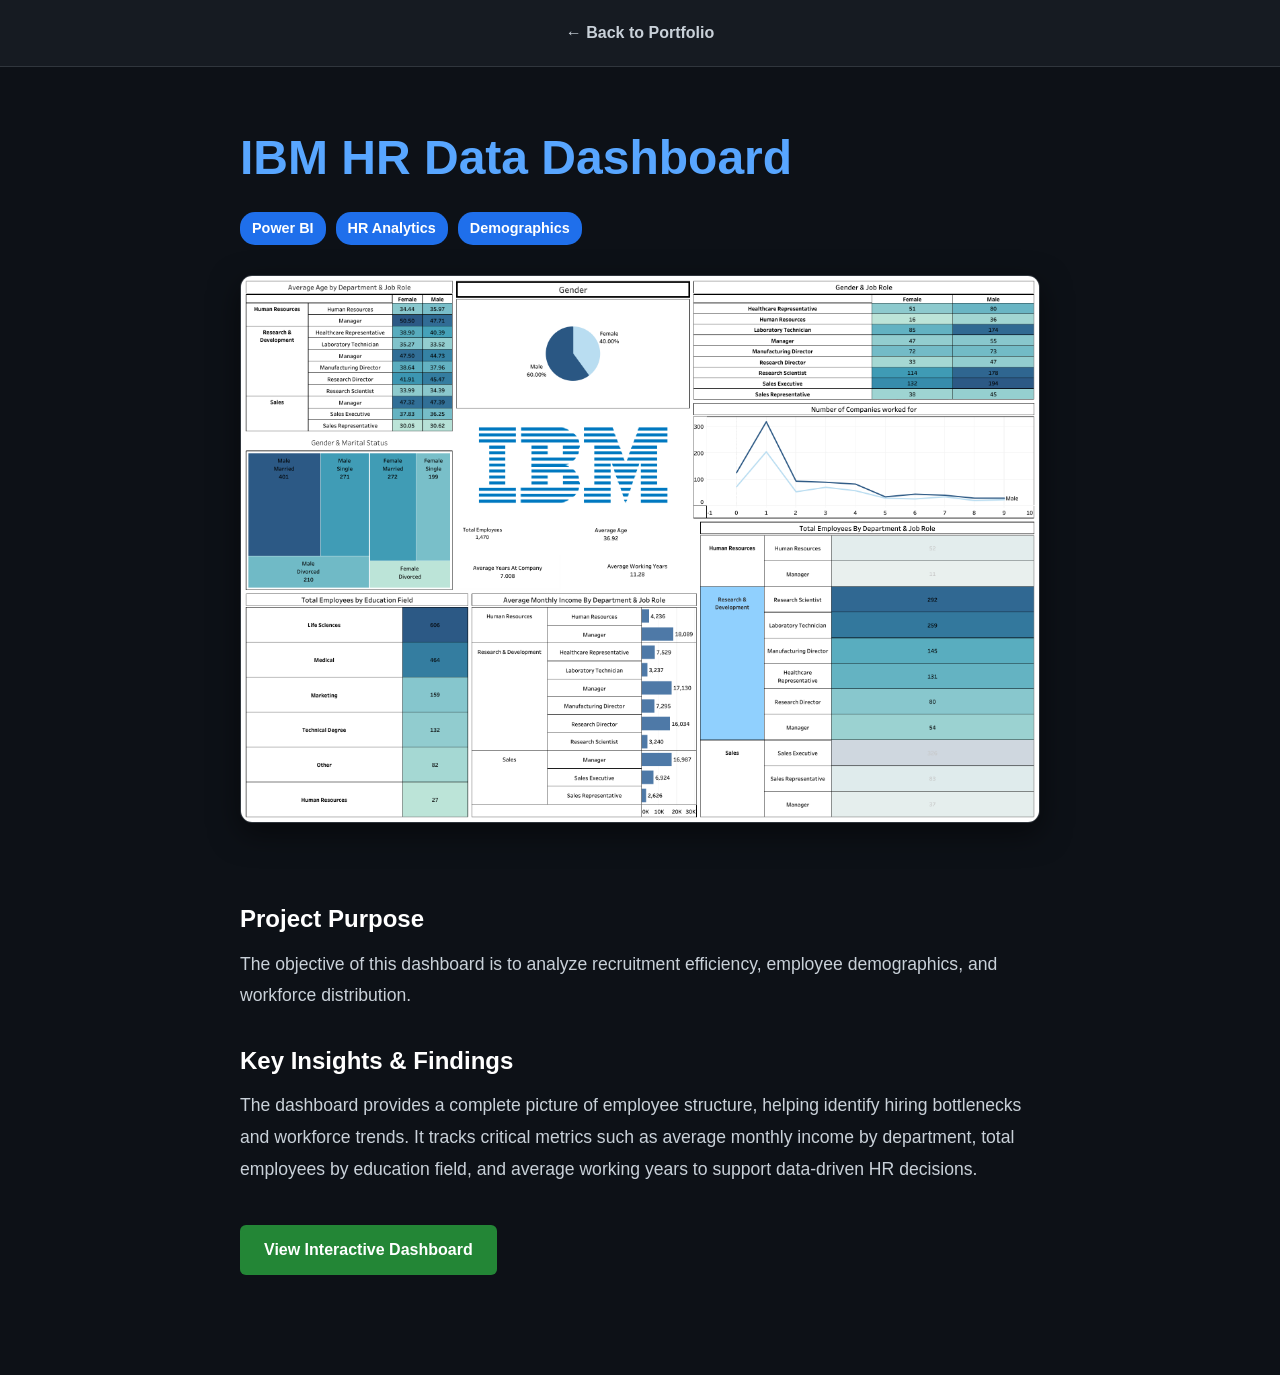
<file: ibm.html>
<!DOCTYPE html>
<html lang="en">
<head>
    <meta charset="UTF-8">
    <meta name="viewport" content="width=device-width, initial-scale=1.0">
    <title>IBM HR Data Dashboard | Mohamednour</title>
    <link rel="stylesheet" href="style.css">
</head>
<body>

    <header>
        <nav>
            <ul>
                <li><a href="index.html#projects">← Back to Portfolio</a></li>
            </ul>
        </nav>
    </header>

    <section class="project-detail-section">
        <div class="detail-container">
            
            <h1 class="detail-title">IBM HR Data Dashboard</h1>
            
            <div class="detail-tags">
                <span class="tag">Power BI</span>
                <span class="tag">HR Analytics</span>
                <span class="tag">Demographics</span>
            </div>

            <img src="img/Dashboard 1.png" alt="IBM HR Dashboard" class="detail-main-img">

            <div class="detail-description">
                <h2>Project Purpose</h2>
                <p>The objective of this dashboard is to analyze recruitment efficiency, employee demographics, and workforce distribution.</p>
                
                <h2>Key Insights & Findings</h2>
                <p>The dashboard provides a complete picture of employee structure, helping identify hiring bottlenecks and workforce trends. It tracks critical metrics such as average monthly income by department, total employees by education field, and average working years to support data-driven HR decisions.</p>
            </div>

            <div class="detail-links">
                <a href="https://public.tableau.com/app/profile/mohamed.nour1760/viz/HR_IBM_MNOUR/Dashboard1" class="btn">View Interactive Dashboard</a>
               
            </div>

        </div>
    </section>

</body>
</html>
</file>
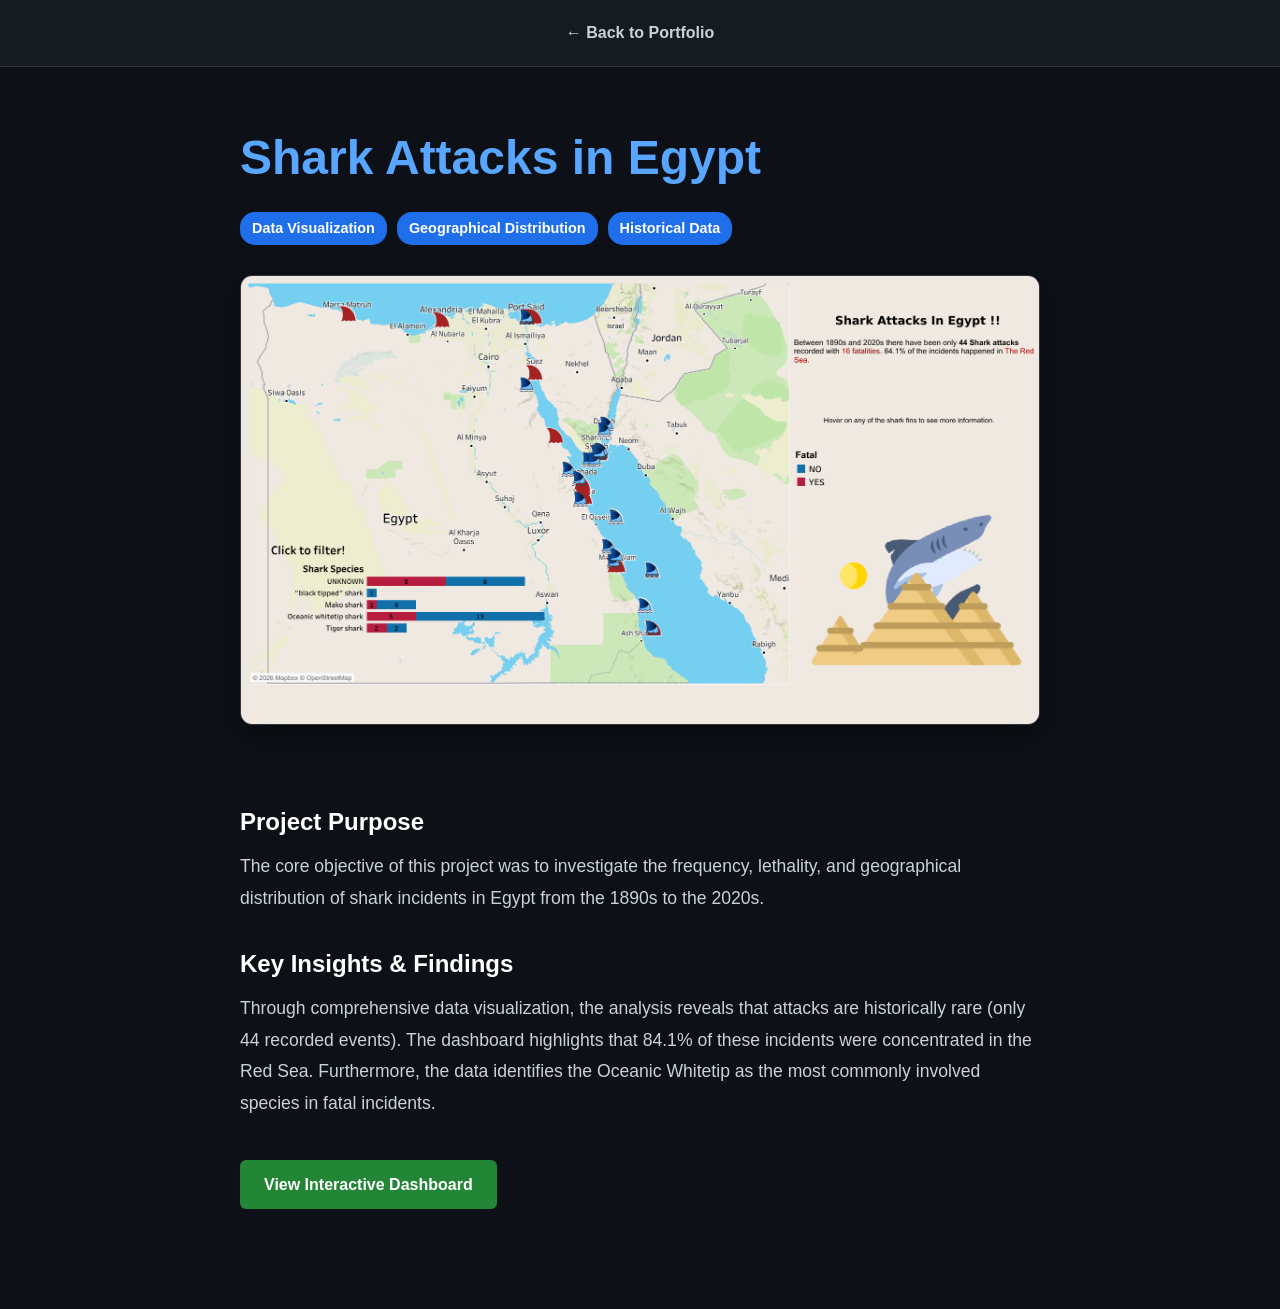
<file: project222.html>
<!DOCTYPE html>
<html lang="en">
<head>
    <meta charset="UTF-8">
    <meta name="viewport" content="width=device-width, initial-scale=1.0">
    <title>Shark Attacks in Egypt | Mohamednour</title>
    <link rel="stylesheet" href="style.css">
</head>
<body>

    <header>
        <nav>
            <ul>
                <li><a href="index.html#projects">← Back to Portfolio</a></li>
            </ul>
        </nav>
    </header>

    <section class="project-detail-section">
        <div class="detail-container">
            
            <h1 class="detail-title">Shark Attacks in Egypt</h1>
            
            <div class="detail-tags">
                <span class="tag">Data Visualization</span>
                <span class="tag">Geographical Distribution</span>
                <span class="tag">Historical Data</span>
            </div>

            <img src="img/SharksAttacks.png" alt="Shark Attacks Dashboard" class="detail-main-img">

            <div class="detail-description">
                <h2>Project Purpose</h2>
                <p>The core objective of this project was to investigate the frequency, lethality, and geographical distribution of shark incidents in Egypt from the 1890s to the 2020s.</p>
                
                <h2>Key Insights & Findings</h2>
                <p>Through comprehensive data visualization, the analysis reveals that attacks are historically rare (only 44 recorded events). The dashboard highlights that 84.1% of these incidents were concentrated in the Red Sea. Furthermore, the data identifies the Oceanic Whitetip as the most commonly involved species in fatal incidents.</p>
            </div>

            <div class="detail-links">
                <a href="https://public.tableau.com/app/profile/mohamed.nour1760/viz/SharkAttacksinEgypt/Dashboard1" class="btn">View Interactive Dashboard</a>
                
            </div>

        </div>
    </section>

</body>
</html>
</file>
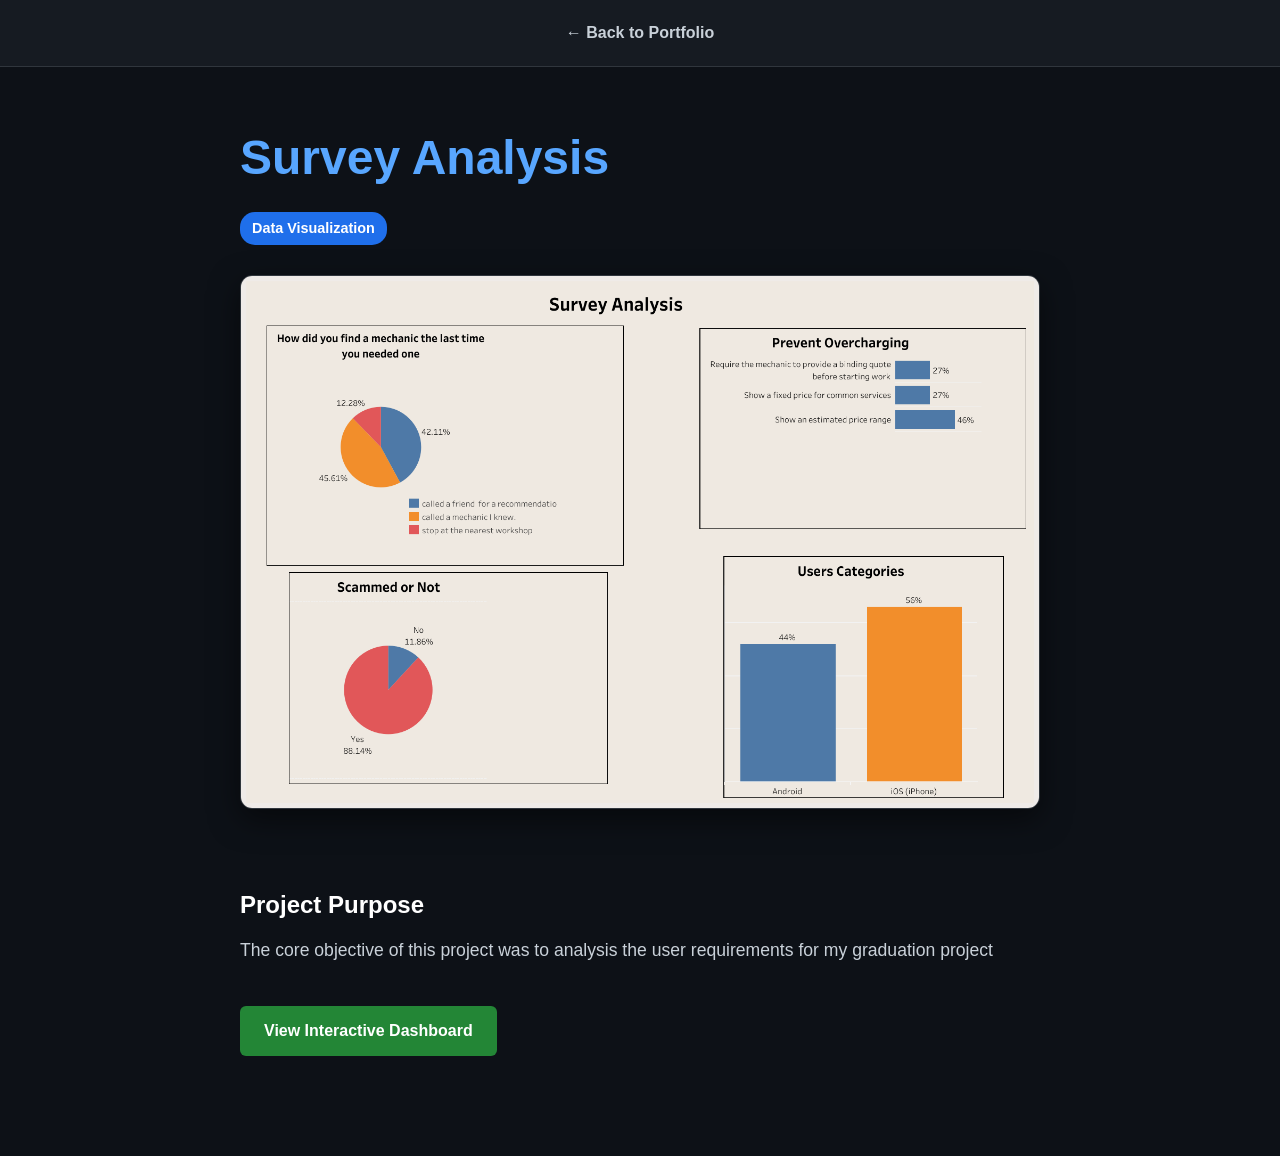
<file: project3.html>
<!DOCTYPE html>
<html lang="en">
<head>
    <meta charset="UTF-8">
    <meta name="viewport" content="width=device-width, initial-scale=1.0">
    <title>Survey Analysis | Mohamednour</title>
    <link rel="stylesheet" href="style.css">
</head>
<body>

    <header>
        <nav>
            <ul>
                <li><a href="index.html#projects">← Back to Portfolio</a></li>
            </ul>
        </nav>
    </header>

    <section class="project-detail-section">
        <div class="detail-container">
            
            <h1 class="detail-title">Survey Analysis</h1>
            
            <div class="detail-tags">
                <span class="tag">Data Visualization</span>
            
            </div>

            <img src="img/Survey.png" alt="Survey dashboard" class="detail-main-img">

            <div class="detail-description">
                <h2>Project Purpose</h2>
                <p>The core objective of this project was to analysis the user requirements for my graduation project</p>
                
              
            </div>

            <div class="detail-links">
                <a href="https://public.tableau.com/app/profile/mohamed.nour1760/viz/GraduationProjectSurveyAnalysis1/Dashboard1" class="btn">View Interactive Dashboard</a>
                
            </div>

        </div>
    </section>

</body>
</html>
</file>
<file: style.css>
/* General Reset & Smooth Scrolling */
* {
    margin: 0;
    padding: 0;
    box-sizing: border-box;
}

html {
    scroll-behavior: smooth;
}

body {
    font-family: 'Segoe UI', Tahoma, Geneva, Verdana, sans-serif;
    background-color: #0d1117; /* Dark background */
    color: #c9d1d9;
    line-height: 1.6;
}

h1, h2, h3, h4, h5 {
    color: #ffffff;
    margin-bottom: 10px;
}
/* About Section Side-by-Side Layout */
.about-container {
    display: flex;
    align-items: center;
    gap: 50px; /* Space between the image and the text */
    max-width: 1000px;
    margin: 0 auto;
}

/* Make sure the image and text take up equal space */
.about-image, .about-text {
    flex: 1; 
}

/* Styling the About Image from Page 2 */
.about-img {
    width: 100%;
    border-radius: 12px;
    border: 1px solid #30363d;
    box-shadow: 0 10px 30px rgba(0,0,0,0.5); /* Adds a cool shadow behind it */
    object-fit: cover;
}

/* Aligning the text properly */
.about-text {
    text-align: left;
}

/* Mobile Responsiveness: Stack them on small screens */
@media (max-width: 768px) {
    .about-container {
        flex-direction: column;
        text-align: center;
        gap: 30px;
    }
    
    .about-text {
        text-align: center;
    }
}
/* Navigation */
header {
    background-color: #161b22;
    position: fixed;
    width: 100%;
    top: 0;
    z-index: 1000;
    border-bottom: 1px solid #30363d;
}

nav ul {
    display: flex;
    justify-content: center;
    list-style: none;
    padding: 20px;
    gap: 30px;
}

nav a {
    color: #c9d1d9;
    text-decoration: none;
    font-weight: bold;
    transition: color 0.3s;
}

nav a:hover {
    color: #58a6ff;
}

/* Sections */
section {
    padding: 100px 20px;
    max-width: 1000px;
    margin: auto;
    display: flex;
    flex-direction: column;
    justify-content: center;
    align-items: center;
    text-align: center;
    min-height: 80vh;
}

/* Home Section */
#home h1 {
    font-size: 4rem;
    color: #58a6ff;
}

#home h2 {
    font-size: 1.5rem;
    font-weight: 300;
    margin-bottom: 30px;
}

.buttons {
    display: flex;
    gap: 15px;
}

.btn {
    padding: 12px 24px;
    background-color: #238636;
    color: white;
    text-decoration: none;
    border-radius: 6px;
    font-weight: bold;
    transition: background 0.3s;
}

.btn:hover {
    background-color: #2ea043;
}

.btn-outline {
    background-color: transparent;
    border: 1px solid #8b949e;
    color: #c9d1d9;
}

.btn-outline:hover {
    background-color: #30363d;
}

/* Flex Layout for Education and Experience Cards */
.flex-card {
    display: flex;
    align-items: center;
    gap: 20px;
}

/* Images/Logos inside Education and Experience */
.card-icon {
    width: 120px;
    height: 120px;
    object-fit: contain; /* Keeps logos/certificates from cropping */
    border-radius: 8px;
    background-color: #0d1117;
    padding: 5px;
    border: 1px solid #30363d;
}

.card-text {
    flex: 1; /* Makes the text take up the rest of the available space */
}

/* Mobile responsiveness for Flex Cards (stacks them on small screens) */
@media (max-width: 768px) {
    .flex-card {
        flex-direction: column;
        text-align: center;
    }
}

/* Service Offerings Grid */
.service-grid {
    display: flex;
    justify-content: center;
    gap: 20px;
    flex-wrap: wrap;
    margin-top: 30px;
    width: 100%;
}

.service-card {
    background-color: #161b22;
    border: 1px solid #30363d;
    border-radius: 12px;
    padding: 15px;
    text-align: center;
    width: 220px; /* Keeps them compact like the PDF */
    transition: transform 0.3s;
}

.service-card:hover {
    transform: translateY(-5px);
    border-color: #58a6ff;
}

.service-card img {
    width: 100%;
    height: 140px;
    border-radius: 8px;
    object-fit: cover;
    margin-bottom: 15px;
}
/* Projects Grid */
.project-grid {
    display: grid;
    grid-template-columns: repeat(auto-fit, minmax(300px, 1fr));
    gap: 20px;
    width: 100%;
    margin-top: 30px;
}

.project-card {
    background-color: #161b22;
    border: 1px solid #30363d;
    border-radius: 8px;
    padding: 20px;
    text-align: left;
    transition: transform 0.3s;
}

.project-card:hover {
    transform: translateY(-5px);
    border-color: #58a6ff;
}

/* Skills List */
.skills-list {
    list-style: none;
    display: flex;
    flex-wrap: wrap;
    gap: 15px;
    justify-content: center;
    margin-top: 20px;
}

.skills-list li {
    background-color: #1f6feb;
    color: white;
    padding: 10px 20px;
    border-radius: 20px;
    font-weight: bold;
}

/* Contact Links */
#contact a {
    color: #58a6ff;
    text-decoration: none;
}

#contact a:hover {
    text-decoration: underline;
}

/* Profile Image Styling */
.profile-img {
    width: 200px;
    height: 200px;
    border-radius: 50%; /* Makes it a perfect circle */
    object-fit: cover;
    margin-bottom: 20px;
    border: 3px solid #58a6ff; /* A nice blue border */
}

/* Project Card Overhaul for Images */
.project-card {
    background-color: #161b22;
    border: 1px solid #30363d;
    border-radius: 8px;
    text-align: left;
    transition: transform 0.3s;
    overflow: hidden; /* Ensures the image doesn't spill over the rounded corners */
    padding: 0; /* Removed padding so image touches the edges */
}

/* Updated Project Images */
.project-img {
    width: 100%;
    height: 250px; /* Slightly taller to fit dashboards better */
    object-fit: contain; /* THIS IS THE MAGIC WORD: It stops the image from cropping! */
    background-color: #0d1117; /* Fills empty space with your dark theme color */
    border-bottom: 1px solid #30363d;
    padding: 10px; /* Gives the dashboards a little breathing room inside the card */
}
/* Project Text Content */
.project-content {
    padding: 20px; /* Adds the padding back just for the text */
}



/* --- Project Detail Page Styles --- */

.project-detail-section {
    padding-top: 120px; /* Pushes content below the fixed navbar */
    min-height: 100vh;
}

.detail-container {
    max-width: 800px; /* Keeps the reading width comfortable */
    margin: 0 auto;
    text-align: left; /* Aligns text to the left for easier reading */
}

.detail-title {
    font-size: 3rem;
    color: #58a6ff;
    margin-bottom: 15px;
}

.detail-tags {
    display: flex;
    gap: 10px;
    margin-bottom: 30px;
}

.tag {
    background-color: #1f6feb;
    color: white;
    padding: 5px 12px;
    border-radius: 15px;
    font-size: 0.9rem;
    font-weight: bold;
}

.detail-main-img {
    width: 100%;
    border-radius: 12px;
    border: 1px solid #30363d;
    margin-bottom: 40px;
    box-shadow: 0 10px 30px rgba(0,0,0,0.5);
}

.detail-description h2 {
    color: #ffffff;
    margin-top: 30px;
    margin-bottom: 10px;
}

.detail-description p {
    color: #c9d1d9;
    font-size: 1.1rem;
    line-height: 1.8;
}

.detail-links {
    margin-top: 40px;
    display: flex;
    gap: 15px;
}


/* --- Contact Section --- */
#contact {
    text-align: center;
}

.contact-container {
    display: flex;
    justify-content: center;
    align-items: flex-start;
    gap: 50px;
    margin-top: 40px;
    width: 100%;
    max-width: 900px;
}

.contact-info {
    flex: 1;
    text-align: left;
}

.contact-item {
    margin-bottom: 25px;
    background-color: #161b22;
    padding: 20px;
    border-radius: 8px;
    border: 1px solid #30363d;
}

.contact-item h3 {
    color: #58a6ff;
    margin-bottom: 5px;
    font-size: 1.2rem;
}

.contact-item a {
    color: #c9d1d9;
    text-decoration: none;
    font-size: 1.1rem;
}

.contact-item a:hover {
    color: #ffffff;
    text-decoration: underline;
}

/* Contact Form Styles */
.contact-form {
    flex: 1;
    display: flex;
    flex-direction: column;
    gap: 15px;
    width: 100%;
}

.contact-form input,
.contact-form textarea {
    width: 100%;
    padding: 15px;
    border-radius: 8px;
    border: 1px solid #30363d;
    background-color: #0d1117;
    color: #ffffff;
    font-family: inherit;
    font-size: 1rem;
}

.contact-form input:focus,
.contact-form textarea:focus {
    outline: none;
    border-color: #58a6ff;
}

.contact-form button {
    border: none;
    cursor: pointer;
    font-size: 1.1rem;
}
/* --- Skills Section --- */
.skills-container {
    display: flex;
    justify-content: center;
    gap: 30px;
    width: 100%;
    max-width: 900px;
    flex-wrap: wrap;
    margin-top: 30px;
}

.skill-category {
    background-color: #161b22;
    border: 1px solid #30363d;
    border-radius: 8px;
    padding: 30px;
    flex: 1;
    min-width: 300px;
    text-align: left;
    box-shadow: 0 4px 6px rgba(0,0,0,0.1);
}

.skill-category h3 {
    color: #58a6ff;
    border-bottom: 1px solid #30363d;
    padding-bottom: 15px;
    margin-bottom: 20px;
    font-size: 1.4rem;
}

.skills-list {
    list-style: none;
    padding: 0;
}

.skills-list li {
    font-size: 1.1rem;
    margin-bottom: 15px;
    color: #c9d1d9;
    display: flex;
    align-items: center;
}

.skills-list li i {
    color: #238636; /* Gives the checkmark/icons a nice green color */
    width: 30px;
    font-size: 1.2rem;
}

/* --- Footer Section --- */
footer {
    background-color: #0d1117;
    border-top: 1px solid #30363d;
    padding: 30px 20px;
    text-align: center;
    margin-top: 50px;
}

.footer-content p {
    color: #8b949e;
    margin-bottom: 15px;
}

.footer-socials a {
    color: #8b949e;
    font-size: 1.5rem;
    margin: 0 10px;
    transition: color 0.3s;
}

.footer-socials a:hover {
    color: #58a6ff;
}
/* Mobile Responsiveness: Stacks the form under the info on phones */
@media (max-width: 768px) {
    .contact-container {
        flex-direction: column;
    }
    .contact-info, .contact-form {
        width: 100%;
    }

}

/* =========================================
   MOBILE RESPONSIVENESS (Phones & Tablets)
   ========================================= */

@media (max-width: 768px) {
    /* 1. Adjust Global Section Padding */
    section {
        padding: 80px 15px 40px;
        min-height: auto; /* Prevents awkward white space */
    }

    /* 2. Fix the Navigation Bar (Allows it to wrap on small screens) */
    nav ul {
        flex-wrap: wrap;
        gap: 10px 15px;
        padding: 10px;
    }
    
    nav a {
        font-size: 0.9rem;
    }

    /* 3. Scale Down the Home Section Text */
    #home h1 {
        font-size: 2.5rem; /* Shrinks your name so it fits */
    }

    #home h2 {
        font-size: 1.2rem;
        margin-bottom: 20px;
    }

    /* 4. Stack the Buttons */
    .buttons {
        flex-direction: column;
        width: 100%;
        max-width: 250px; /* Keeps them from stretching too wide */
        gap: 10px;
    }

    .btn, .btn-outline {
        width: 100%;
        text-align: center;
    }

    /* 5. Adjust the Project Grid for Narrow Phones */
    .project-grid {
        grid-template-columns: repeat(auto-fit, minmax(250px, 1fr));
    }

    .project-img {
        height: 180px; /* Slightly smaller dashboard preview for mobile */
    }
    
    /* 6. Fix Typography on the Project Detail Pages */
    .detail-title {
        font-size: 2rem;
    }
    
    .detail-links {
        flex-direction: column;
        width: 100%;
        gap: 10px;
    }
}

/* Fix for extremely small screens (like older iPhones) */
@media (max-width: 480px) {
    #home h1 {
        font-size: 2rem;
    }
    .profile-img {
        width: 150px;
        height: 150px;
    }
}

/* --- Font Awesome Icon Spacing --- */
i {
    margin-right: 8px; /* Adds space between the icon and the text */
}

/* Make the contact icons larger and centered */
.contact-icon {
    font-size: 2rem;
    color: #58a6ff;
    margin-bottom: 10px;
    margin-right: 0; /* Resets the margin for these specific centered icons */
    display: block; /* Centers the icon above the text */
}
</file>
